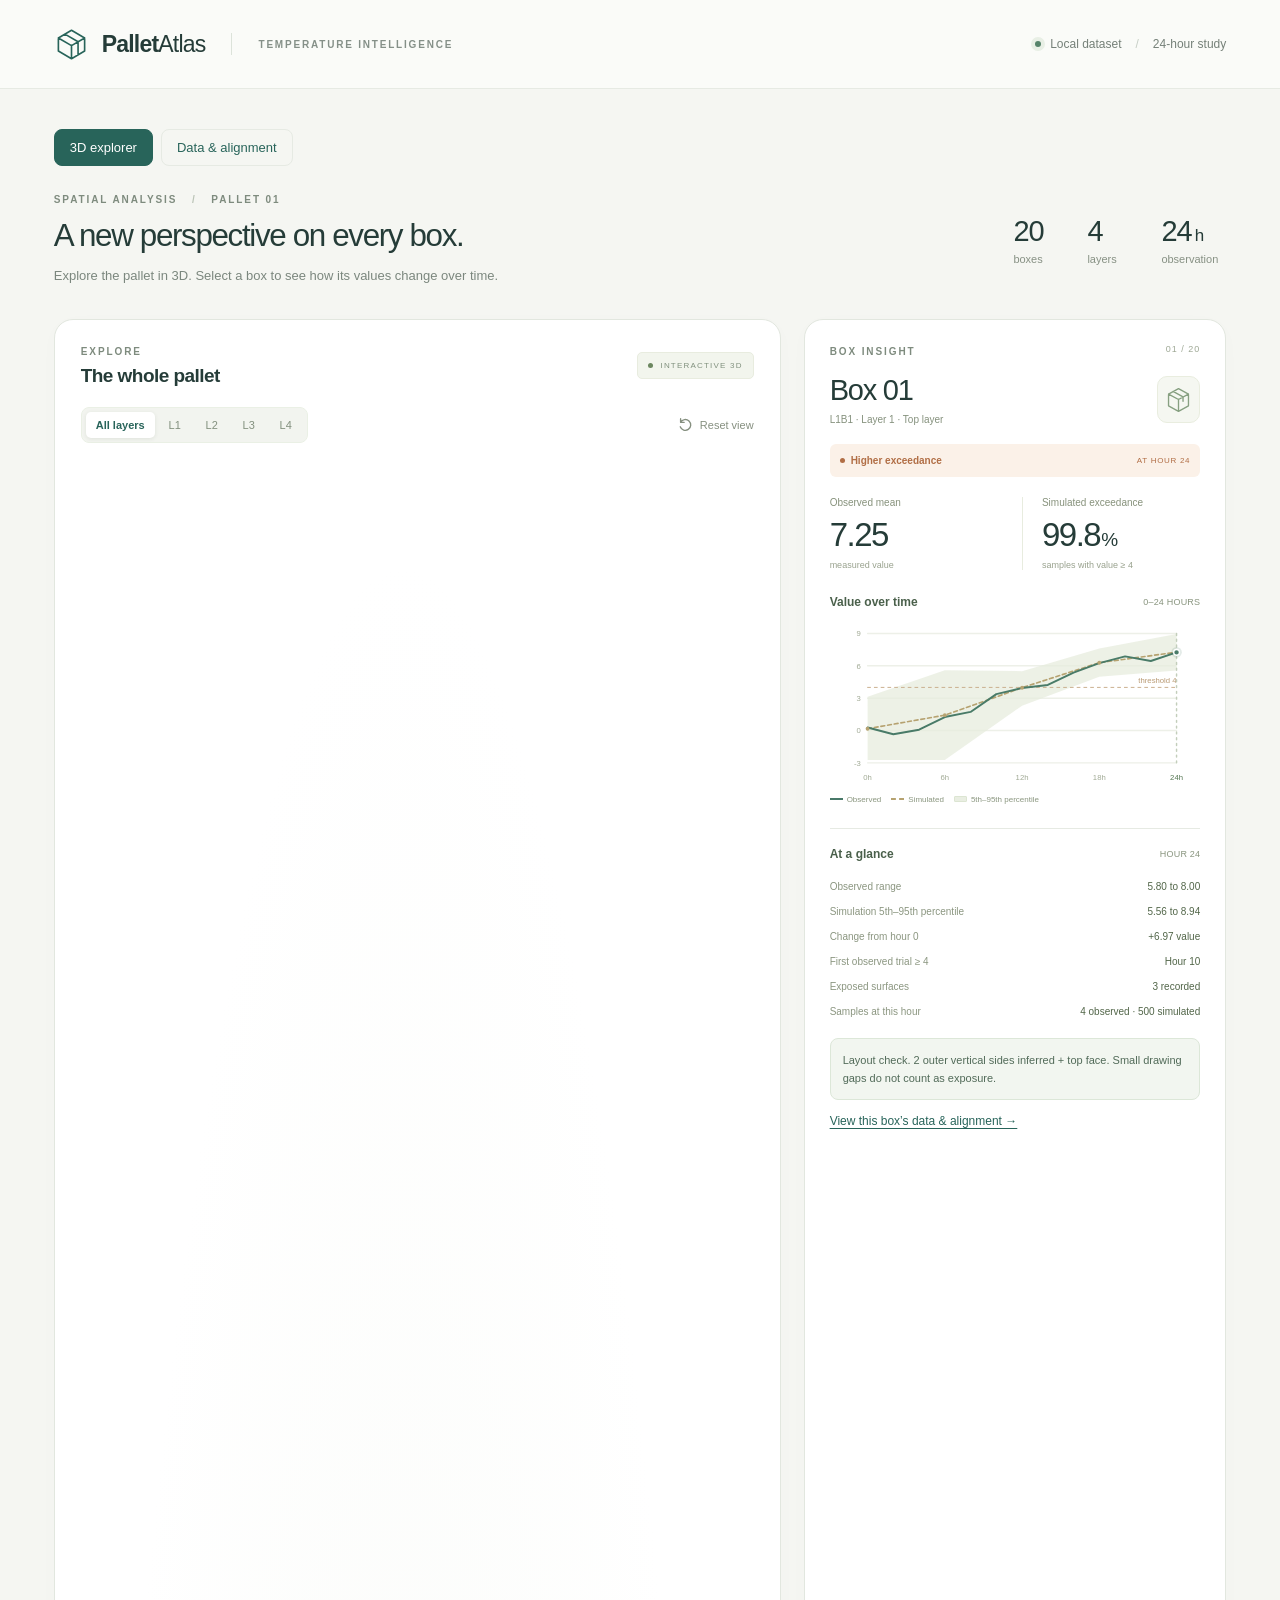
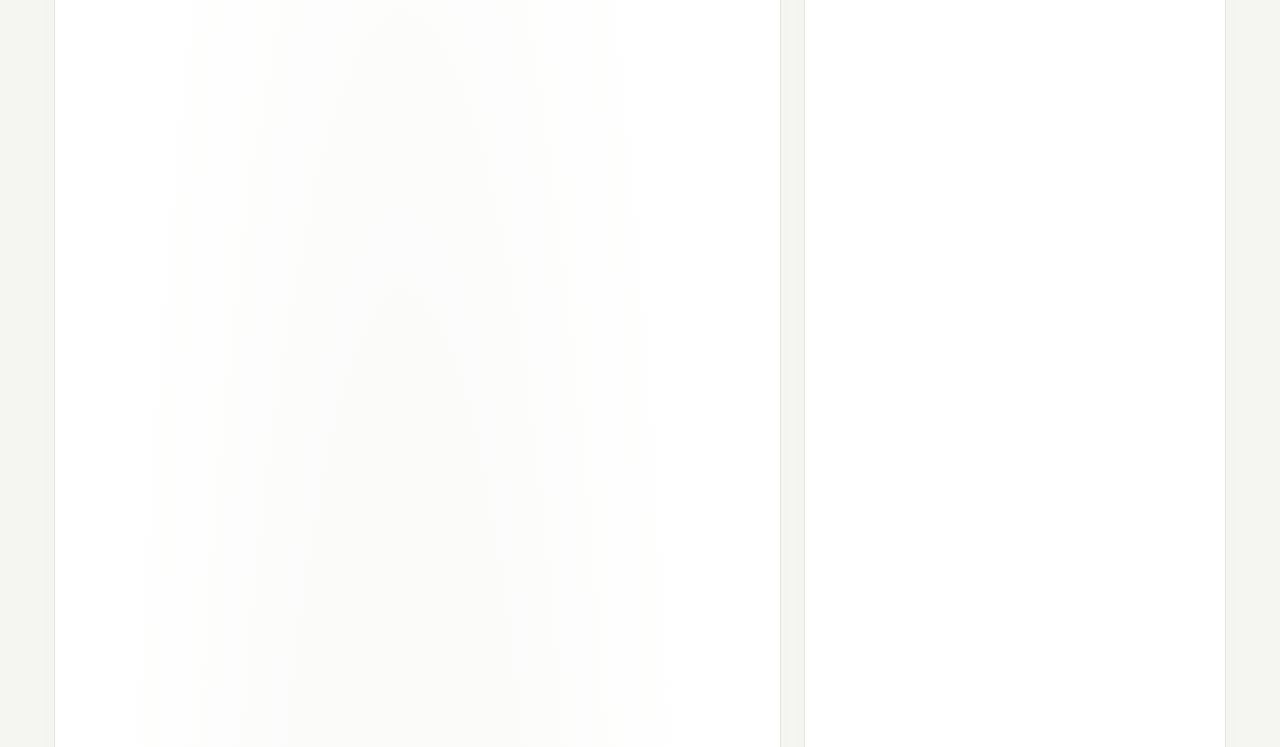
<file: pallet webpage/index.html>
<!doctype html>
<html lang="en">
<head>
  <meta charset="UTF-8">
  <meta name="viewport" content="width=device-width, initial-scale=1">
  <meta name="theme-color" content="#f5f6f2">
  <title>Pallet Atlas — Temperature exploration</title>
  <link rel="stylesheet" href="styles.css">
  <script src="data.js" defer></script>
  <script src="app.js" defer></script>
</head>
<body>
  <header class="site-header">
    <a class="brand" href="./index.html" aria-label="Pallet Atlas home"><span class="brand-mark" aria-hidden="true"><svg viewBox="0 0 32 32"><path d="m16 3 12 7v12l-12 7L4 22V10Z M4 10l12 7 12-7 M16 17v12 M10 6.5l12 7v12"/></svg></span><span>Pallet<span class="brand-light">Atlas</span></span></a>
    <span class="header-divider"></span><span class="header-subtitle">TEMPERATURE INTELLIGENCE</span>
    <div class="header-status"><span class="status-dot"></span> Local dataset <span class="status-separator">/</span> 24-hour study</div>
  </header>

  <main>
    <nav class="page-nav" aria-label="Pages"><a href="index.html" aria-current="page">3D explorer</a><a href="analysis-data.html">Data &amp; alignment</a></nav>
    <section class="page-heading">
      <div><p class="eyebrow">SPATIAL ANALYSIS <span>/</span> PALLET 01</p><h1>A new perspective on every box.</h1><p class="page-description">Explore the pallet in 3D. Select a box to see how its values change over time.</p></div>
      <div class="study-summary"><div><strong>20</strong><span>boxes</span></div><div><strong>4</strong><span>layers</span></div><div><strong>24<span>h</span></strong><span>observation</span></div></div>
    </section>

    <div class="workspace">
      <section class="visual-panel panel" aria-labelledby="pallet-heading">
        <div class="panel-heading"><div><p class="eyebrow">EXPLORE</p><h2 id="pallet-heading">The whole pallet</h2></div><span class="view-badge"><span></span> INTERACTIVE 3D</span></div>
        <div class="viewer-toolbar">
          <div class="segmented layer-tabs" role="group" aria-label="Visible layer"><button class="active" data-layer="all" aria-pressed="true">All layers</button><button data-layer="1" aria-pressed="false">L1</button><button data-layer="2" aria-pressed="false">L2</button><button data-layer="3" aria-pressed="false">L3</button><button data-layer="4" aria-pressed="false">L4</button></div>
          <button class="text-button" id="reset-view" title="Reset rotation and zoom"><svg viewBox="0 0 20 20" aria-hidden="true"><path d="M4 7a6 6 0 1 1-.4 5M4 3v4h4"/></svg>Reset view</button>
        </div>
        <div class="canvas-wrap" id="canvas-wrap">
          <canvas id="pallet-canvas" tabindex="0" aria-label="Interactive 3D pallet. Drag to rotate, scroll to zoom, and click a box to view its report. With keyboard focus, use arrow keys to rotate and plus or minus to zoom. All boxes are also available in the box selector below."></canvas>
          <div class="viewer-corner"><span class="orientation-mark" aria-hidden="true">↗</span><span>48 × 40 in<span>Approximate pallet footprint</span></span></div>
          <div class="zoom-controls" role="group" aria-label="Camera controls"><button id="zoom-in" aria-label="Zoom in" title="Zoom in">+</button><button id="zoom-out" aria-label="Zoom out" title="Zoom out">−</button></div>
          <div id="hover-tip" class="hover-tip" hidden></div>
          <div class="canvas-hint"><svg viewBox="0 0 20 20" aria-hidden="true"><path d="m5 6-3 3 3 3M15 6l3 3-3 3M2 9h16M7 15h6"/></svg>Drag to rotate 360°<span>·</span> Scroll to zoom <span>·</span> Click to inspect</div>
        </div>
        <div class="view-options"><label class="explode-control" for="explode-slider"><svg viewBox="0 0 20 20" aria-hidden="true"><path d="m2 6 8-4 8 4-8 4ZM2 10l8 4 8-4M2 14l8 4 8-4"/></svg>Separate layers<input type="range" id="explode-slider" min="0" max="12" value="0" step="0.2"><output id="explode-value" for="explode-slider">0%</output></label><span class="geometry-note" title="Box centers come from the source data. Footprints and box heights are inferred from their spacing.">Geometry inferred from box centers <span aria-hidden="true">ⓘ</span></span></div>
        <div class="timeline-section"><div class="section-label"><span>OBSERVATION TIME</span><span id="time-caption">Hour 24 of 24</span></div><div class="time-row"><button id="play-time" class="play-button" aria-label="Play time sequence" aria-pressed="false"><svg viewBox="0 0 20 20" aria-hidden="true"><path d="m7 4 9 6-9 6Z"/></svg></button><div class="time-stops" role="group" aria-label="Observation hour"><button data-hour="0" aria-pressed="false">0<span>h</span></button><button data-hour="6" aria-pressed="false">6<span>h</span></button><button data-hour="12" aria-pressed="false">12<span>h</span></button><button data-hour="18" aria-pressed="false">18<span>h</span></button><button data-hour="24" class="active" aria-pressed="true">24<span>h</span></button></div></div></div>
        <div class="playback-tools"><label for="time-slider">Timeline <input id="time-slider" type="range" min="0" max="4" step="1" value="4"></label><label for="play-speed">Speed <select id="play-speed"><option value="2800">0.5x</option><option value="1400" selected>1x</option><option value="700">2x</option></select></label><span id="play-status" role="status">Paused / 5 recorded time points</span></div><div class="legend"><span>Simulated exceedance <strong>value ≥ 4</strong></span><div class="legend-scale"><span>0%</span><i></i><span>100%</span></div></div>
      </section>

      <aside class="report-panel panel" aria-labelledby="report-heading">
        <div class="report-top"><p class="eyebrow">BOX INSIGHT</p><span class="report-index" id="report-index">01 / 20</span></div>
        <div class="box-title-row"><div><h2 id="report-heading">Box 01</h2><p id="box-location">L1B1 · Layer 1 · Top layer</p></div><span class="box-icon" aria-hidden="true"><svg viewBox="0 0 32 32"><path d="m16 4 11 6v13l-11 6-11-6V10Z M5 10l11 6 11-6M16 16v13M10 7l11 6v5"/></svg></span></div>
        <div class="risk-banner" id="risk-banner"><div><span class="risk-dot"></span><strong id="risk-label">Higher exceedance</strong></div><span id="report-time">AT HOUR 24</span></div>
        <div class="metric-grid"><div class="metric"><span>Observed mean</span><strong id="observed-mean">—</strong><small>measured value</small></div><div class="metric"><span>Simulated exceedance</span><strong id="risk-percent">—</strong><small>samples with value ≥ 4</small></div></div>
        <section class="trend-section" aria-labelledby="trend-heading"><div class="section-label"><h3 id="trend-heading">Value over time</h3><span>0–24 HOURS</span></div><div id="trend-chart" class="trend-chart"></div><div class="chart-legend"><span><i class="observed-line"></i>Observed</span><span><i class="simulated-line"></i>Simulated</span><span><i class="band-key"></i>5th–95th percentile</span></div></section>
        <section class="detail-section" aria-labelledby="snapshot-heading"><div class="section-label"><h3 id="snapshot-heading">At a glance</h3><span id="snapshot-hour">HOUR 24</span></div><dl class="detail-list"><div><dt>Observed range</dt><dd id="observed-range">—</dd></div><div><dt>Simulation 5th–95th percentile</dt><dd id="simulation-interval">—</dd></div><div><dt>Change from hour 0</dt><dd id="value-change">—</dd></div><div><dt>First observed trial ≥ 4</dt><dd id="first-crossing">—</dd></div><div><dt>Exposed surfaces</dt><dd id="exposed-surfaces">—</dd></div><div><dt>Samples at this hour</dt><dd id="sample-count">—</dd></div></dl></section>
        <div class="alignment-note" id="alignment-note"></div>
        <a class="data-link" id="box-data-link" href="analysis-data.html">View this box’s data &amp; alignment →</a>
        <div class="insight-note"><span aria-hidden="true">↗</span><p id="box-narrative"></p></div>
      </aside>
    </div>

    <section class="comparison panel" aria-labelledby="compare-heading">
      <div class="directory-heading"><div><p class="eyebrow">SIDE BY SIDE</p><h2 id="compare-heading">Compare two boxes</h2></div><span id="compare-hour">Hour 24</span></div>
      <div class="compare-controls"><label>Box A <select id="compare-a"></select></label><button id="use-selected" class="text-button">Use inspected box as A</button><label>Box B <select id="compare-b"></select></label></div>
      <div id="compare-cards" class="compare-cards"></div>
      <div class="compare-chart-heading"><h3>Observed means over time</h3><span><i class="key-a"></i> Box A <i class="key-b"></i> Box B / dashed line</span></div>
      <div id="compare-chart"></div><p id="compare-difference"></p>
      <p class="compare-footnote">Both box trends use the same value scale. The vertical marker follows the timeline above. First crossing means any observed trial &ge; 4; simulation intervals show the 5th-95th percentiles.</p>
    </section>
    <section class="box-directory panel" aria-labelledby="directory-heading"><div class="directory-heading"><div><p class="eyebrow">QUICK SELECT</p><h2 id="directory-heading">Find your box</h2></div><p>Every layer, including the boxes hidden from view.</p></div><div class="directory-layers" id="box-directory"></div></section>
    <footer><p><strong>About this view.</strong> Observed values and Monte Carlo summaries from the local pallet study. Color shows the percentage of simulated samples ≥ 4, not spoilage probability. Measurement units are unconfirmed.</p><p>Box centers follow the source coordinates; box dimensions are inferred. Simulations were centered on observed means and are not an independent prediction. <span class="footer-brand">PALLET ATLAS <span>·</span> LOCAL EXPLORER</span></p></footer>
  </main>
  <div class="sr-only" id="selection-announcement" aria-live="polite"></div>
</body>
</html>
</file>
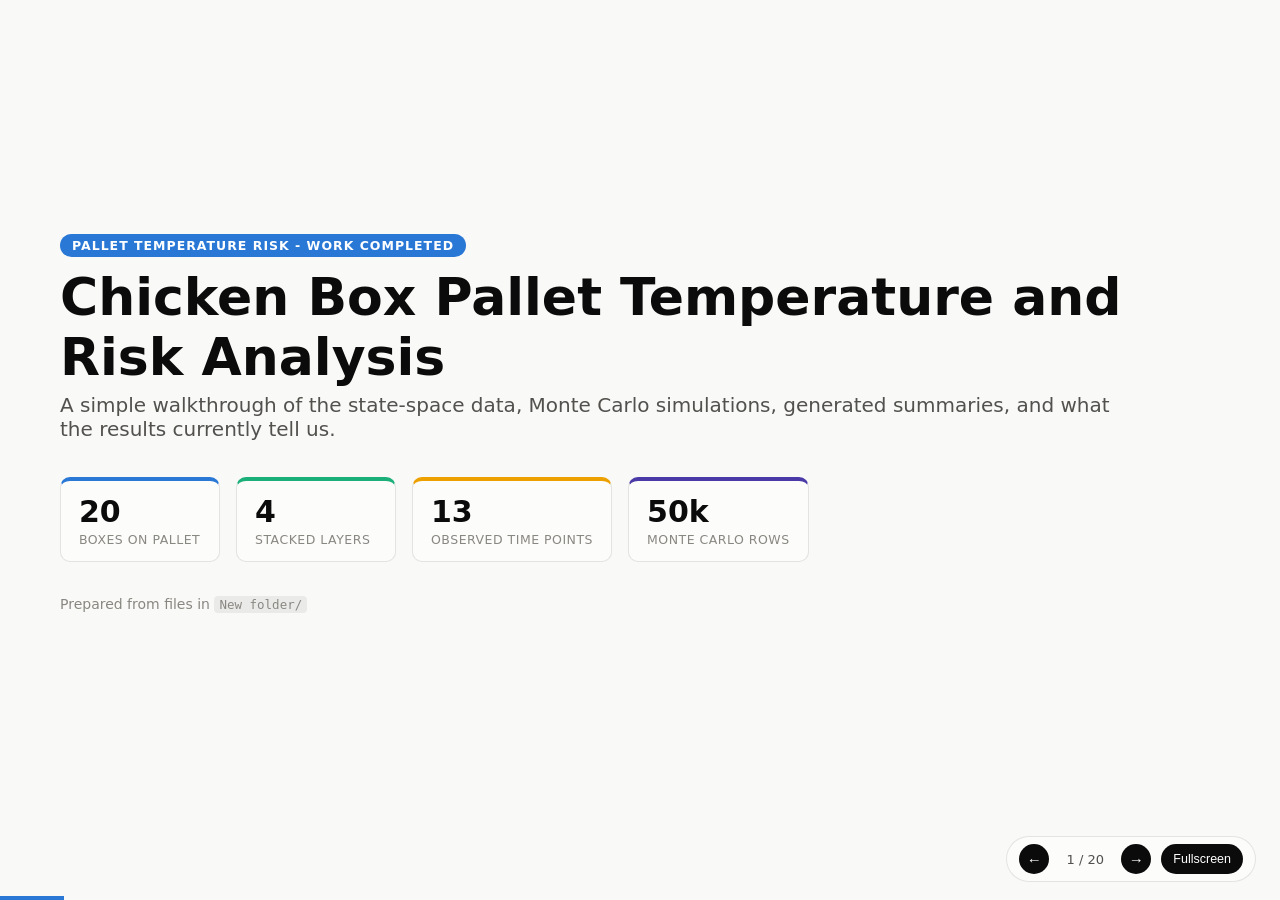
<file: Pallet_Temperature_Risk_Presentation.html>
<!DOCTYPE html>
<html lang="en">
<head>
<meta charset="UTF-8">
<meta name="viewport" content="width=device-width, initial-scale=1.0">
<title>Pallet Temperature Risk Analysis - Results</title>
<style>
  :root{
    --surface-1:#fcfcfb;
    --page:#f9f9f7;
    --text-primary:#0b0b0b;
    --text-secondary:#52514e;
    --muted:#898781;
    --gridline:#e1e0d9;
    --border:rgba(11,11,11,0.10);
    --blue:#2a78d6;
    --aqua:#1baf7a;
    --yellow:#eda100;
    --green:#008300;
    --violet:#4a3aa7;
    --red:#e34948;
    --orange:#eb6834;
    --good:#0ca30c;
    --critical:#d03b3b;
    --winbg:#eaf6ea;
  }
  *{box-sizing:border-box;}
  html,body{
    margin:0; padding:0; height:100%;
    background:var(--page);
    color:var(--text-primary);
    font-family:system-ui,-apple-system,"Segoe UI",sans-serif;
  }
  .deck{ position:relative; width:100%; height:100vh; overflow:hidden; }
  .slide{
    display:none;
    position:absolute; inset:0;
    padding:28px 60px 68px 60px;
    flex-direction:column;
    overflow:auto;
  }
  .slide.active{ display:flex; }
  .kicker{
    display:inline-block;
    font-size:12.5px; font-weight:700; letter-spacing:.08em; text-transform:uppercase;
    color:#fff; background:var(--blue);
    padding:4px 12px; border-radius:20px; margin-bottom:10px; width:fit-content;
  }
  .kicker.aqua{background:var(--aqua);}
  .kicker.yellow{background:var(--yellow);}
  .kicker.violet{background:var(--violet);}
  .kicker.good{background:var(--good);}
  .kicker.critical{background:var(--critical);}
  .kicker.orange{background:var(--orange);}
  .kicker.muted{background:var(--muted);}
  h1{ font-size:42px; margin:0 0 6px 0; }
  h2{ font-size:27px; margin:0 0 4px 0; }
  h3{ font-size:18px; margin:0 0 6px 0; }
  .subtitle{ font-size:16.5px; color:var(--text-secondary); margin:0 0 16px 0; max-width:1080px; }
  .body{ flex:1; display:flex; flex-direction:column; gap:12px; min-height:0; }
  .lead{ font-size:18px; color:var(--text-secondary); max-width:1050px; line-height:1.55; }
  .verdict{
    font-size:14.5px; font-weight:600; color:var(--text-primary);
    background:var(--surface-1); border:1px solid var(--border); border-left:6px solid var(--good);
    border-radius:10px; padding:10px 16px; max-width:1200px; flex:0 0 auto;
  }
  .verdict.warn{ border-left-color:var(--critical); }
  .verdict.info{ border-left-color:var(--blue); font-weight:500; }
  .verdict.orange{ border-left-color:var(--orange); }
  .stat-row{ display:flex; gap:16px; flex-wrap:wrap; flex:0 0 auto; }
  .stat-tile{
    background:var(--surface-1); border:1px solid var(--border); border-radius:10px;
    padding:14px 18px; min-width:160px; border-top:4px solid var(--blue);
  }
  .stat-tile.aqua{ border-top-color:var(--aqua); }
  .stat-tile.yellow{ border-top-color:var(--yellow); }
  .stat-tile.violet{ border-top-color:var(--violet); }
  .stat-tile.good{ border-top-color:var(--good); }
  .stat-tile.critical{ border-top-color:var(--critical); }
  .stat-tile.orange{ border-top-color:var(--orange); }
  .stat-value{ font-size:30px; font-weight:700; font-variant-numeric:tabular-nums; line-height:1.1; }
  .stat-label{ font-size:12.5px; color:var(--muted); margin-top:4px; text-transform:uppercase; letter-spacing:.04em; }
  .img-row{ display:flex; gap:18px; align-items:stretch; flex:1; min-height:0; }
  .img-col{ flex:1; display:flex; flex-direction:column; gap:8px; min-width:0; min-height:0; }
  .img-col img{
    flex:1 1 auto; min-height:0; width:100%; object-fit:contain; background:var(--surface-1);
    border:1px solid var(--border); border-radius:8px;
  }
  .caption{ font-size:12.5px; color:var(--muted); flex:0 0 auto; }
  .desc{
    background:var(--surface-1); border:1px solid var(--border); border-radius:10px;
    padding:12px 14px; font-size:13.5px; color:var(--text-secondary); line-height:1.45;
  }
  .desc strong{ color:var(--text-primary); }
  table{ border-collapse:collapse; width:100%; font-size:14px; flex:0 0 auto; background:var(--surface-1); }
  th,td{ text-align:left; padding:7px 11px; border-bottom:1px solid var(--gridline); font-variant-numeric:tabular-nums; }
  th{ color:var(--muted); text-transform:uppercase; font-size:11px; letter-spacing:.04em; font-weight:700; }
  td.best{ color:var(--good); font-weight:700; }
  td.weak{ color:var(--critical); font-weight:700; }
  ul.clean, ol.clean{ margin:0; padding-left:22px; font-size:16.5px; color:var(--text-secondary); line-height:1.65; }
  ul.clean li, ol.clean li{ margin-bottom:5px; }
  ul.clean li strong, ol.clean li strong{ color:var(--text-primary); }
  .cols2{ display:flex; gap:24px; flex:1; min-height:0; }
  .cols2 > div{ flex:1; min-width:0; }
  .appendix-grid{ display:grid; grid-template-columns:1fr 1fr; gap:10px 40px; }
  .appendix-grid h3{ font-size:15px; margin:0 0 4px 0; color:var(--blue); }
  .appendix-grid p{ font-size:13.5px; color:var(--text-secondary); margin:0 0 10px 0; }
  code{ background:rgba(11,11,11,0.06); padding:1px 5px; border-radius:4px; font-size:12.5px; }
  .progress{ position:fixed; left:0; bottom:0; height:4px; background:var(--blue); width:0%; transition:width .2s; z-index:20; }
  .navbar{
    position:fixed; right:24px; bottom:18px; display:flex; align-items:center; gap:10px;
    background:rgba(252,252,251,0.94); border:1px solid var(--border); border-radius:30px; padding:7px 12px;
    font-size:13px; color:var(--text-secondary); z-index:20; backdrop-filter:blur(4px);
  }
  .navbar button{
    border:none; background:var(--text-primary); color:#fff; width:30px; height:30px; border-radius:50%;
    cursor:pointer; font-size:15px; line-height:1;
  }
  .navbar button:hover{ background:var(--blue); }
  .navbar .count{ min-width:52px; text-align:center; font-variant-numeric:tabular-nums; }
  .navbar .fs{ border-radius:16px; width:auto; padding:0 12px; height:30px; font-size:12.5px; }
  @media print{
    .slide{ display:flex !important; position:relative; height:100vh; page-break-after:always; }
    .navbar, .progress{ display:none; }
  }
</style>
</head>
<body>

<div class="deck" id="deck">

  <section class="slide active">
    <div style="flex:1; display:flex; flex-direction:column; justify-content:center; max-width:1120px;">
      <div class="kicker">Pallet temperature risk - work completed</div>
      <h1 style="font-size:52px;">Chicken Box Pallet Temperature and Risk Analysis</h1>
      <p class="subtitle" style="font-size:20px;">A simple walkthrough of the state-space data, Monte Carlo simulations, generated summaries, and what the results currently tell us.</p>
      <div class="stat-row" style="margin-top:20px;">
        <div class="stat-tile"><div class="stat-value">20</div><div class="stat-label">Boxes on pallet</div></div>
        <div class="stat-tile aqua"><div class="stat-value">4</div><div class="stat-label">Stacked layers</div></div>
        <div class="stat-tile yellow"><div class="stat-value">13</div><div class="stat-label">Observed time points</div></div>
        <div class="stat-tile violet"><div class="stat-value">50k</div><div class="stat-label">Monte Carlo rows</div></div>
      </div>
      <p style="margin-top:34px; color:var(--muted); font-size:14px;">Prepared from files in <code>New folder/</code></p>
    </div>
  </section>

  <section class="slide">
    <div class="kicker muted">Goal</div>
    <h2>What question are we answering?</h2>
    <div class="body" style="justify-content:center;">
      <p class="lead" style="font-size:24px; color:var(--text-primary); font-weight:600;">If a pallet of chicken boxes is stacked in layers, which positions become risky first, which layers are most vulnerable, and how much uncertainty is there around that risk?</p>
      <ul class="clean">
        <li><strong>Observed state-space data</strong> tells what happened in the measured trials.</li>
        <li><strong>Monte Carlo simulation data</strong> tells how much the result can vary under uncertainty.</li>
        <li><strong>Risk threshold</strong> used so far is <code>value >= 4</code>.</li>
        <li><strong>Practical output</strong> is a ranked list of risky layers, risky boxes, and when risk begins.</li>
      </ul>
    </div>
  </section>

  <section class="slide">
    <div class="kicker">Data structure</div>
    <h2>How the pallet data is organized</h2>
    <div class="body">
      <table>
        <tr><th>Data source</th><th>What it contains</th><th>Cleaned output</th></tr>
        <tr><td>State-space Model Data.xlsx</td><td>Observed values for 20 boxes every 2 hours from hour 0 to hour 24, with coordinates and exposed-surface count.</td><td><code>state_space_combined_clean.csv</code></td></tr>
        <tr><td>Monte Carlo Method Layer 1-4.xlsx</td><td>500 simulated values per box-hour at hours 0, 6, 12, 18, and 24.</td><td><code>monte_carlo_combined_clean.csv</code></td></tr>
        <tr><td>Risk Loss Tables All 6 Trials.docx</td><td>Risk/loss percentages by box and hour, useful as a reporting reference.</td><td>Read and compared manually during inspection.</td></tr>
      </table>
      <div class="verdict info">The raw files were transformed into clean, row-based CSV files so every downstream chart and summary can be regenerated consistently.</div>
    </div>
  </section>

  <section class="slide">
    <div class="kicker aqua">Cleaning step 1</div>
    <h2>Clean observed state-space dataset</h2>
    <div class="body">
      <div class="stat-row">
        <div class="stat-tile"><div class="stat-value">1,170</div><div class="stat-label">Clean observations</div></div>
        <div class="stat-tile aqua"><div class="stat-value">20</div><div class="stat-label">Boxes</div></div>
        <div class="stat-tile yellow"><div class="stat-value">0-24</div><div class="stat-label">Hours covered</div></div>
        <div class="stat-tile violet"><div class="stat-value">130</div><div class="stat-label">Missing cells skipped</div></div>
      </div>
      <table>
        <tr><th>Column</th><th>Meaning</th></tr>
        <tr><td><code>hour</code></td><td>Time since start of the pallet trial.</td></tr>
        <tr><td><code>box_id</code>, <code>layer</code>, <code>box_number</code></td><td>Box identity and layer position in the pallet.</td></tr>
        <tr><td><code>trial</code>, <code>value</code></td><td>Measured trial name and observed temperature/loss value.</td></tr>
        <tr><td><code>x_inches</code>, <code>y_inches</code>, <code>z_inches</code></td><td>Physical box coordinates in the pallet.</td></tr>
        <tr><td><code>exposed_surfaces</code></td><td>Number of box surfaces exposed to outside conditions.</td></tr>
      </table>
      <div class="verdict">This created the foundation for all observed-data summaries and state-space plots.</div>
    </div>
  </section>

  <section class="slide">
    <div class="kicker aqua">Observed result</div>
    <h2>Layer mean trend from observed state-space data</h2>
    <div class="body">
      <div class="img-row">
        <div class="img-col">
          <img src="New folder/state_space_summary_results/layer_mean_trends.png" alt="State-space layer mean trends">
        </div>
        <div class="img-col" style="flex:.82;">
          <div class="desc"><strong>Data used:</strong> <code>layer_hour_summary.csv</code>, generated by averaging all observed trial values for each layer at each hour.</div>
          <div class="desc"><strong>What it shows:</strong> mean observed value over time for Layers 1-4. The dashed line marks the risk threshold of 4.</div>
          <div class="desc"><strong>How to read it:</strong> the higher the line, the greater the measured temperature/loss value. A layer crossing the dashed line has entered the risk zone on average.</div>
          <div class="verdict"><strong>Main result:</strong> Layer 1 rises fastest and is highest by hour 24. Layer 4 becomes the second-highest layer. Layer 3 remains safest overall.</div>
        </div>
      </div>
    </div>
  </section>

  <section class="slide">
    <div class="kicker aqua">Observed result</div>
    <h2>Observed box ranking at hour 24</h2>
    <div class="body">
      <div class="img-row">
        <div class="img-col">
          <img src="New folder/state_space_summary_results/hour24_box_ranking.png" alt="Observed hour 24 box ranking">
        </div>
        <div class="img-col" style="flex:.82;">
          <div class="desc"><strong>Data used:</strong> <code>box_summary_ranked.csv</code>, specifically each box's mean value at hour 24 across available trials.</div>
          <div class="desc"><strong>What it shows:</strong> a horizontal ranking of all boxes by final mean value. Bar color identifies layer. The dashed line is the threshold of 4.</div>
          <div class="desc"><strong>How to read it:</strong> boxes farther to the right are more concerning. Bars crossing the dashed line are above the selected risk threshold.</div>
          <div class="verdict"><strong>Main result:</strong> Layer 1 boxes dominate the top of the ranking: L1B3, L1B5, L1B4, L1B2, and L1B1. L4B18, L4B20, and L2B6 are also important hotspots.</div>
        </div>
      </div>
    </div>
  </section>

  <section class="slide">
    <div class="kicker aqua">Observed result</div>
    <h2>Observed risk over time by layer</h2>
    <div class="body">
      <div class="img-row">
        <div class="img-col">
          <img src="New folder/state_space_summary_results/layer_risk_trends.png" alt="Observed layer risk trends">
        </div>
        <div class="img-col" style="flex:.82;">
          <div class="desc"><strong>Data used:</strong> <code>layer_hour_risk_summary.csv</code>, where every observation is marked risky if <code>value >= 4</code>.</div>
          <div class="desc"><strong>What it shows:</strong> the percentage of risky observations in each layer at every observed hour.</div>
          <div class="desc"><strong>How to read it:</strong> 100% means every available observation in that layer and hour is above threshold. 0% means no observations crossed it.</div>
          <div class="verdict"><strong>Main result:</strong> Layer 1 enters risk earliest. Layer 4 starts lower but becomes strongly risky by the end. Layers 2 and 3 remain lower, with Layer 3 lowest.</div>
        </div>
      </div>
    </div>
  </section>

  <section class="slide">
    <div class="kicker aqua">Observed spatial maps</div>
    <h2>Observed hour-24 heat maps by layer</h2>
    <div class="body">
      <div class="img-row">
        <div class="img-col"><img src="New folder/state_space_summary_results/layer_1_hour24_heatmap.png" alt="Layer 1 observed heat map"><div class="caption">Layer 1: all boxes elevated; L1B3 and L1B5 slightly highest.</div></div>
        <div class="img-col"><img src="New folder/state_space_summary_results/layer_2_hour24_heatmap.png" alt="Layer 2 observed heat map"><div class="caption">Layer 2: L2B6 is the main hotspot.</div></div>
      </div>
      <div class="img-row">
        <div class="img-col"><img src="New folder/state_space_summary_results/layer_3_hour24_heatmap.png" alt="Layer 3 observed heat map"><div class="caption">Layer 3: lowest-risk layer overall; L3B13 is the main hotspot.</div></div>
        <div class="img-col"><img src="New folder/state_space_summary_results/layer_4_hour24_heatmap.png" alt="Layer 4 observed heat map"><div class="caption">Layer 4: L4B18 is highest, followed by L4B20 and L4B17.</div></div>
      </div>
      <div class="verdict info">Each map uses the box X/Y coordinates and colors each position by its hour-24 observed mean value.</div>
    </div>
  </section>

  <section class="slide">
    <div class="kicker yellow">Observed summary</div>
    <h2>What the state-space data says so far</h2>
    <div class="body">
      <table>
        <tr><th>Rank</th><th>Layer</th><th>Hour-24 mean</th><th>Change from hour 0 to 24</th><th>Interpretation</th></tr>
        <tr><td>1</td><td class="best">Layer 1</td><td class="best">7.42</td><td>7.58</td><td>Highest and fastest-rising layer.</td></tr>
        <tr><td>2</td><td>Layer 4</td><td>5.33</td><td>5.73</td><td>Second-highest by the end.</td></tr>
        <tr><td>3</td><td>Layer 2</td><td>3.76</td><td>4.63</td><td>Mixed layer; L2B6 is a clear hotspot.</td></tr>
        <tr><td>4</td><td>Layer 3</td><td class="weak">2.62</td><td>3.28</td><td>Lowest overall risk.</td></tr>
      </table>
      <div class="verdict">The observed data points to a strong layer effect: Layer 1 is the main risk area, Layer 4 is the next concern, and Layer 3 is the safest region of the pallet.</div>
    </div>
  </section>

  <section class="slide">
    <div class="kicker violet">Cleaning step 2</div>
    <h2>Clean combined Monte Carlo dataset</h2>
    <div class="body">
      <div class="stat-row">
        <div class="stat-tile"><div class="stat-value">50,000</div><div class="stat-label">Simulation rows</div></div>
        <div class="stat-tile aqua"><div class="stat-value">500</div><div class="stat-label">Simulations per box-hour</div></div>
        <div class="stat-tile yellow"><div class="stat-value">5</div><div class="stat-label">Simulation hours</div></div>
        <div class="stat-tile violet"><div class="stat-value">20</div><div class="stat-label">Boxes represented</div></div>
      </div>
      <table>
        <tr><th>Column</th><th>Meaning</th></tr>
        <tr><td><code>simulated_value</code></td><td>One Monte Carlo sampled value for a box at a specific hour.</td></tr>
        <tr><td><code>is_risky</code></td><td>True when simulated value is greater than or equal to 4.</td></tr>
        <tr><td><code>risk_of_loss_percent</code></td><td>The workbook's risk percentage for that box-hour.</td></tr>
        <tr><td><code>monte_carlo_mean</code>, <code>p95</code> summaries</td><td>Used to understand uncertainty, not only average behavior.</td></tr>
      </table>
      <div class="verdict info">The calculated risk percentage from the 500 rows matched the workbook risk row exactly, aside from tiny floating-point noise.</div>
    </div>
  </section>

  <section class="slide">
    <div class="kicker violet">Monte Carlo result</div>
    <h2>Monte Carlo layer mean trend</h2>
    <div class="body">
      <div class="img-row">
        <div class="img-col">
          <img src="New folder/monte_carlo_summary_results/monte_carlo_layer_mean_trends.png" alt="Monte Carlo layer mean trends">
        </div>
        <div class="img-col" style="flex:.82;">
          <div class="desc"><strong>Data used:</strong> <code>monte_carlo_layer_hour_summary.csv</code>, averaging all 500 simulations per box-hour and aggregating by layer and hour.</div>
          <div class="desc"><strong>What it shows:</strong> mean simulated value over time for Layers 1-4. The dashed line marks the threshold of 4.</div>
          <div class="desc"><strong>How to read it:</strong> higher lines mean higher simulated temperature/loss values. Crossing the dashed line means the simulated layer average is risky.</div>
          <div class="verdict"><strong>Main result:</strong> Monte Carlo confirms the observed pattern: Layer 1 is highest, Layer 4 is second by hour 24, and Layers 2 and 3 remain lower.</div>
        </div>
      </div>
    </div>
  </section>

  <section class="slide">
    <div class="kicker violet">Monte Carlo result</div>
    <h2>Monte Carlo risk trend by layer</h2>
    <div class="body">
      <div class="img-row">
        <div class="img-col">
          <img src="New folder/monte_carlo_summary_results/monte_carlo_layer_risk_trends.png" alt="Monte Carlo layer risk trends">
        </div>
        <div class="img-col" style="flex:.82;">
          <div class="desc"><strong>Data used:</strong> <code>monte_carlo_layer_hour_summary.csv</code>, specifically the percentage of simulations where <code>simulated_value >= 4</code>.</div>
          <div class="desc"><strong>What it shows:</strong> risk of loss percentage over time for each layer.</div>
          <div class="desc"><strong>How to read it:</strong> 0% means no simulations crossed the threshold. 100% means every simulation crossed it.</div>
          <div class="verdict"><strong>Main result:</strong> Layer 1 becomes risky earliest and reaches very high risk by hours 18-24. Layer 4 rises later but reaches high risk by hour 24.</div>
        </div>
      </div>
    </div>
  </section>

  <section class="slide">
    <div class="kicker violet">Monte Carlo result</div>
    <h2>Monte Carlo hour-24 box risk ranking</h2>
    <div class="body">
      <div class="img-row">
        <div class="img-col">
          <img src="New folder/monte_carlo_summary_results/monte_carlo_hour24_box_risk_ranking.png" alt="Monte Carlo hour 24 box risk ranking">
        </div>
        <div class="img-col" style="flex:.82;">
          <div class="desc"><strong>Data used:</strong> <code>monte_carlo_hour24_box_risk_ranking.csv</code>, using each box's Monte Carlo risk percentage at hour 24.</div>
          <div class="desc"><strong>What it shows:</strong> a ranked probability-of-loss chart for every box at hour 24. Bar colors identify layers.</div>
          <div class="desc"><strong>How to read it:</strong> bars near 100% are almost always above threshold in simulation and should be treated as high-risk positions.</div>
          <div class="verdict"><strong>Main result:</strong> L1B2 and L1B5 reach 100% simulated risk. L1B1 is 99.8%. Important non-Layer-1 hotspots include L4B18, L4B20, and L2B6.</div>
        </div>
      </div>
    </div>
  </section>

  <section class="slide">
    <div class="kicker violet">Monte Carlo result</div>
    <h2>Hour-24 uncertainty by box</h2>
    <div class="body">
      <div class="img-row">
        <div class="img-col">
          <img src="New folder/monte_carlo_summary_results/monte_carlo_hour24_box_uncertainty.png" alt="Monte Carlo hour 24 box uncertainty">
        </div>
        <div class="img-col" style="flex:.82;">
          <div class="desc"><strong>Data used:</strong> <code>monte_carlo_hour24_box_risk_ranking.csv</code>, using each box's mean simulated value plus the 5th and 95th percentiles.</div>
          <div class="desc"><strong>What it shows:</strong> each dot is the hour-24 simulated mean. The horizontal interval shows likely uncertainty from the 5th to 95th percentile. The dashed line is threshold 4.</div>
          <div class="desc"><strong>How to read it:</strong> if the dot is right of the threshold, the average case is risky. If most of the interval is right of the threshold, the risk is robust.</div>
          <div class="verdict"><strong>Main result:</strong> Layer 1 boxes sit clearly beyond the threshold. Several Layer 4 boxes also extend far into risky values, showing strong uncertainty but real concern.</div>
        </div>
      </div>
    </div>
  </section>

  <section class="slide">
    <div class="kicker violet">Monte Carlo spatial maps</div>
    <h2>Monte Carlo hour-24 risk heat maps by layer</h2>
    <div class="body">
      <div class="img-row">
        <div class="img-col"><img src="New folder/monte_carlo_summary_results/monte_carlo_layer_1_hour24_risk_heatmap.png" alt="Layer 1 Monte Carlo risk heat map"><div class="caption">Layer 1: broadly high-risk at hour 24, with most positions near complete risk.</div></div>
        <div class="img-col"><img src="New folder/monte_carlo_summary_results/monte_carlo_layer_2_hour24_risk_heatmap.png" alt="Layer 2 Monte Carlo risk heat map"><div class="caption">Layer 2: L2B6 is the main risk hotspot.</div></div>
      </div>
      <div class="img-row">
        <div class="img-col"><img src="New folder/monte_carlo_summary_results/monte_carlo_layer_3_hour24_risk_heatmap.png" alt="Layer 3 Monte Carlo risk heat map"><div class="caption">Layer 3: safest overall; L3B13 is the main hotspot.</div></div>
        <div class="img-col"><img src="New folder/monte_carlo_summary_results/monte_carlo_layer_4_hour24_risk_heatmap.png" alt="Layer 4 Monte Carlo risk heat map"><div class="caption">Layer 4: L4B18 and L4B20 lead risk, while L4B19 is lower.</div></div>
      </div>
      <div class="verdict info">Each map uses the same X/Y coordinates as the observed heat maps, but marker color now means simulated probability of loss at hour 24.</div>
    </div>
  </section>

  <section class="slide">
    <div class="kicker yellow">Monte Carlo summary</div>
    <h2>Layer and box risk rankings</h2>
    <div class="body">
      <div class="cols2">
        <div>
          <h3>Layer ranking by hour-24 risk</h3>
          <table>
            <tr><th>Rank</th><th>Layer</th><th>Risk</th><th>Mean</th><th>95th percentile</th></tr>
            <tr><td>1</td><td class="best">Layer 1</td><td class="best">94.4%</td><td>7.41</td><td>11.10</td></tr>
            <tr><td>2</td><td>Layer 4</td><td>74.8%</td><td>5.33</td><td>8.79</td></tr>
            <tr><td>3</td><td>Layer 2</td><td>42.7%</td><td>3.77</td><td>7.03</td></tr>
            <tr><td>4</td><td>Layer 3</td><td class="weak">27.4%</td><td>2.63</td><td>7.18</td></tr>
          </table>
        </div>
        <div>
          <h3>Highest-risk boxes at hour 24</h3>
          <table>
            <tr><th>Box</th><th>Risk</th><th>Mean</th><th>95th percentile</th></tr>
            <tr><td>L1B2</td><td class="best">100.0%</td><td>7.31</td><td>8.75</td></tr>
            <tr><td>L1B5</td><td class="best">100.0%</td><td>7.57</td><td>8.41</td></tr>
            <tr><td>L1B1</td><td>99.8%</td><td>7.26</td><td>8.94</td></tr>
            <tr><td>L4B18</td><td>91.6%</td><td>6.81</td><td>9.94</td></tr>
            <tr><td>L4B20</td><td>90.4%</td><td>5.77</td><td>7.96</td></tr>
            <tr><td>L2B6</td><td>89.0%</td><td>5.76</td><td>8.08</td></tr>
          </table>
        </div>
      </div>
      <div class="verdict">Monte Carlo does not just repeat the average result. It confirms which positions are risky even after accounting for uncertainty.</div>
    </div>
  </section>

  <section class="slide">
    <div class="kicker good">Combined interpretation</div>
    <h2>What we can confidently say right now</h2>
    <div class="body">
      <ol class="clean">
        <li><strong>Layer 1 is the primary risk layer.</strong> It has the highest observed hour-24 mean and the highest Monte Carlo hour-24 risk.</li>
        <li><strong>Layer 4 is the second major concern.</strong> It starts lower but becomes high-risk by hour 24, especially at boxes L4B18 and L4B20.</li>
        <li><strong>Layer 3 is the safest layer overall.</strong> It has the lowest observed final mean and lowest Monte Carlo risk percentage.</li>
        <li><strong>There are individual box hotspots outside Layer 1.</strong> L2B6 and L4B18 deserve attention even though their layers are not always highest overall.</li>
        <li><strong>Risk is spatial, not only time-based.</strong> Coordinates, layer, and exposed surfaces all appear relevant to where heat/loss accumulates.</li>
      </ol>
      <div class="verdict">Operationally, the pallet should not be treated as one uniform block. Layer and box position matter.</div>
    </div>
  </section>

  <section class="slide">
    <div class="kicker orange">Open item</div>
    <h2>What is not completed yet</h2>
    <div class="body" style="justify-content:center;">
      <p class="lead">The next planned analysis is a direct comparison between the observed state-space results and the Monte Carlo simulation results.</p>
      <ul class="clean">
        <li>Compare observed mean vs Monte Carlo mean for every box-hour.</li>
        <li>Compare observed hour-24 ranking vs simulated risk ranking.</li>
        <li>Identify where Monte Carlo overestimates or underestimates observed values.</li>
        <li>Flag boxes that are consistently risky in both observed and simulated views.</li>
      </ul>
      <div class="verdict info">The needed files already exist: <code>state_space_combined_clean.csv</code> and <code>monte_carlo_combined_clean.csv</code>. This deck covers work completed up to, but not including, that comparison step.</div>
    </div>
  </section>

  <section class="slide">
    <div class="kicker good">Recommendation</div>
    <h2>Recommended next work</h2>
    <div class="body">
      <ol class="clean">
        <li><strong>Run state-space vs Monte Carlo comparison.</strong> This will show whether simulations are aligned with actual observed trial behavior.</li>
        <li><strong>Build a combined pallet risk dashboard.</strong> Add observed trends, Monte Carlo risk, heat maps, and box rankings into one interactive view.</li>
        <li><strong>Test multiple risk thresholds.</strong> The current threshold is 4; testing 3, 5, and 6 will show whether conclusions are stable.</li>
        <li><strong>Model position effects.</strong> Use layer, X/Y/Z coordinates, hour, exposed surfaces, and trial to predict risk.</li>
        <li><strong>Translate results into holding-time guidance.</strong> For example: which boxes/layers become risky by hour 12, 18, and 24.</li>
      </ol>
      <div class="verdict">The most valuable next deliverable is the observed-vs-simulated comparison, because it tells us how much trust to place in the Monte Carlo risk estimates.</div>
    </div>
  </section>

  <section class="slide">
    <div class="kicker muted">Appendix</div>
    <h2>Generated files index</h2>
    <div class="body">
      <div class="appendix-grid">
        <div>
          <h3>New folder/clean_state_space_data.py</h3>
          <p>Script that converts the state-space workbook into a normalized observed-data CSV.</p>
        </div>
        <div>
          <h3>New folder/state_space_combined_clean.csv</h3>
          <p>Clean observed dataset with one row per hour, box, and trial.</p>
        </div>
        <div>
          <h3>New folder/analyze_state_space_summaries.py</h3>
          <p>Script that creates observed-data summaries, plots, and image descriptions.</p>
        </div>
        <div>
          <h3>New folder/state_space_summary_results/</h3>
          <p>Observed layer summaries, box rankings, risk summaries, heat maps, plot descriptions, and summary text.</p>
        </div>
        <div>
          <h3>New folder/clean_monte_carlo_data.py</h3>
          <p>Script that combines all Monte Carlo layer workbooks into one clean simulation dataset.</p>
        </div>
        <div>
          <h3>New folder/monte_carlo_combined_clean.csv</h3>
          <p>Clean Monte Carlo dataset with 50,000 simulation rows.</p>
        </div>
        <div>
          <h3>New folder/analyze_monte_carlo_summaries.py</h3>
          <p>Script that creates Monte Carlo summaries, risk rankings, uncertainty plots, heat maps, and image descriptions.</p>
        </div>
        <div>
          <h3>New folder/monte_carlo_summary_results/</h3>
          <p>Monte Carlo summary CSVs, risk plots, heat maps, image descriptions, and summary text.</p>
        </div>
      </div>
    </div>
  </section>

</div>

<div class="progress" id="progress"></div>
<div class="navbar">
  <button id="prevBtn" title="Previous">&larr;</button>
  <span class="count" id="count">1 / 20</span>
  <button id="nextBtn" title="Next">&rarr;</button>
  <button class="fs" id="fsBtn" title="Fullscreen">Fullscreen</button>
</div>

<script>
  const slides = document.querySelectorAll('.slide');
  const total = slides.length;
  let idx = 0;
  const countEl = document.getElementById('count');
  const progressEl = document.getElementById('progress');

  function show(i){
    idx = Math.max(0, Math.min(total - 1, i));
    slides.forEach((s, n) => s.classList.toggle('active', n === idx));
    countEl.textContent = (idx + 1) + ' / ' + total;
    progressEl.style.width = (((idx + 1) / total) * 100) + '%';
  }

  document.getElementById('prevBtn').addEventListener('click', () => show(idx - 1));
  document.getElementById('nextBtn').addEventListener('click', () => show(idx + 1));
  document.getElementById('fsBtn').addEventListener('click', () => {
    if (!document.fullscreenElement) document.documentElement.requestFullscreen();
    else document.exitFullscreen();
  });

  window.addEventListener('keydown', (e) => {
    if (['ArrowRight','ArrowDown','PageDown',' '].includes(e.key)){ e.preventDefault(); show(idx + 1); }
    if (['ArrowLeft','ArrowUp','PageUp'].includes(e.key)){ e.preventDefault(); show(idx - 1); }
    if (e.key === 'Home') show(0);
    if (e.key === 'End') show(total - 1);
  });

  show(0);
</script>

</body>
</html>
</file>
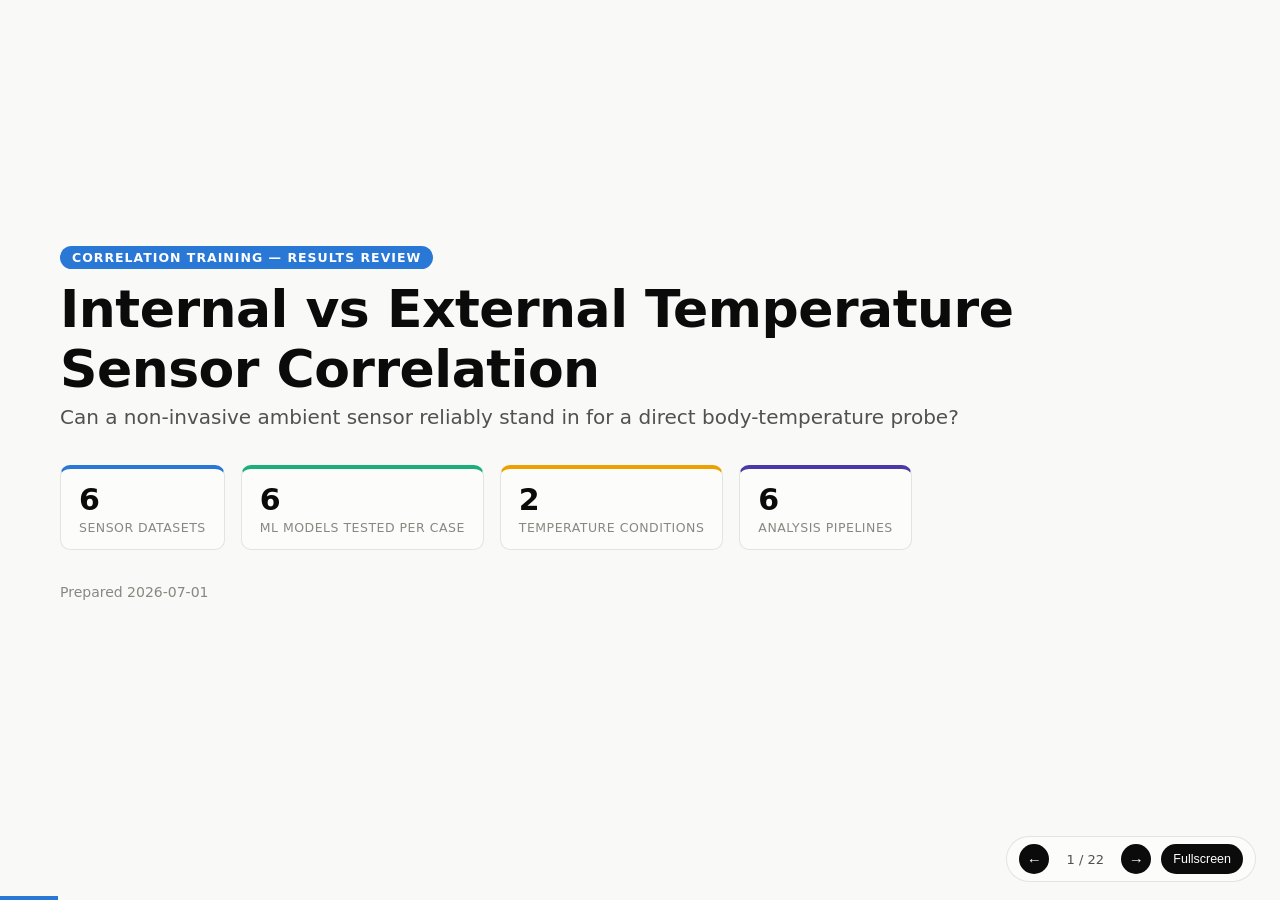
<file: Temperature_Correlation_Presentation.html>
<!DOCTYPE html>
<html lang="en">
<head>
<meta charset="UTF-8">
<meta name="viewport" content="width=device-width, initial-scale=1.0">
<title>Internal vs External Temperature Correlation — Results</title>
<style>
  :root{
    --surface-1:#fcfcfb;
    --page:#f9f9f7;
    --text-primary:#0b0b0b;
    --text-secondary:#52514e;
    --muted:#898781;
    --gridline:#e1e0d9;
    --border:rgba(11,11,11,0.10);
    --blue:#2a78d6;
    --aqua:#1baf7a;
    --yellow:#eda100;
    --green:#008300;
    --violet:#4a3aa7;
    --red:#e34948;
    --orange:#eb6834;
    --good:#0ca30c;
    --critical:#d03b3b;
    --winbg:#eaf6ea;
  }
  *{box-sizing:border-box;}
  html,body{
    margin:0; padding:0; height:100%;
    background:var(--page);
    color:var(--text-primary);
    font-family:system-ui,-apple-system,"Segoe UI",sans-serif;
  }
  .deck{ position:relative; width:100%; height:100vh; overflow:hidden; }
  .slide{
    display:none;
    position:absolute; inset:0;
    padding:28px 60px 68px 60px;
    flex-direction:column;
    overflow:auto;
  }
  .slide.active{ display:flex; }
  .kicker{
    display:inline-block;
    font-size:12.5px; font-weight:700; letter-spacing:.08em; text-transform:uppercase;
    color:#fff; background:var(--blue);
    padding:4px 12px; border-radius:20px; margin-bottom:10px; width:fit-content;
  }
  .kicker.aqua{background:var(--aqua);}
  .kicker.yellow{background:var(--yellow);}
  .kicker.violet{background:var(--violet);}
  .kicker.good{background:var(--good);}
  .kicker.critical{background:var(--critical);}
  .kicker.orange{background:var(--orange);}
  .kicker.muted{background:var(--muted);}
  h1{ font-size:42px; margin:0 0 6px 0; letter-spacing:-0.01em; }
  h2{ font-size:27px; margin:0 0 4px 0; letter-spacing:-0.01em; }
  .subtitle{ font-size:16.5px; color:var(--text-secondary); margin:0 0 16px 0; max-width:1000px; }
  .body{ flex:1; display:flex; flex-direction:column; gap:10px; min-height:0; }
  .lead{ font-size:18px; color:var(--text-secondary); max-width:1000px; }
  .verdict{
    font-size:14.5px; font-weight:600; color:var(--text-primary);
    background:var(--surface-1); border:1px solid var(--border); border-left:6px solid var(--good);
    border-radius:10px; padding:9px 16px; max-width:1200px; flex:0 0 auto;
  }
  .verdict.warn{ border-left-color:var(--critical); }
  .verdict.info{ border-left-color:var(--blue); font-weight:500; }

  /* stat tiles */
  .stat-row{ display:flex; gap:16px; flex-wrap:wrap; flex:0 0 auto; }
  .stat-tile{
    background:var(--surface-1); border:1px solid var(--border); border-radius:10px;
    padding:14px 18px; min-width:160px; border-top:4px solid var(--blue);
  }
  .stat-tile.aqua{ border-top-color:var(--aqua); }
  .stat-tile.yellow{ border-top-color:var(--yellow); }
  .stat-tile.violet{ border-top-color:var(--violet); }
  .stat-tile.good{ border-top-color:var(--good); }
  .stat-tile.critical{ border-top-color:var(--critical); }
  .stat-value{ font-size:30px; font-weight:700; font-variant-numeric:tabular-nums; line-height:1.1; }
  .stat-label{ font-size:12.5px; color:var(--muted); margin-top:4px; text-transform:uppercase; letter-spacing:.04em; }

  /* image rows — flex-shrink safe so nothing overlaps siblings */
  .img-row{ display:flex; gap:18px; align-items:stretch; flex:1; min-height:0; }
  .img-col{ flex:1; display:flex; flex-direction:column; gap:6px; min-width:0; min-height:0; }
  .img-col img{
    flex:1 1 auto; min-height:0; width:100%; object-fit:contain; background:var(--surface-1);
    border:1px solid var(--border); border-radius:8px;
  }
  .badge{
    display:inline-flex; align-items:center; gap:6px; width:fit-content;
    font-size:12.5px; font-weight:700; color:#fff; padding:3px 10px; border-radius:20px; flex:0 0 auto;
  }
  .badge.t30{ background:var(--blue); }
  .badge.t37{ background:var(--aqua); }
  .caption{ font-size:12.5px; color:var(--muted); flex:0 0 auto; }

  /* generic table */
  table{ border-collapse:collapse; width:100%; font-size:14px; flex:0 0 auto; }
  th,td{ text-align:left; padding:7px 11px; border-bottom:1px solid var(--gridline); font-variant-numeric:tabular-nums; }
  th{ color:var(--muted); text-transform:uppercase; font-size:11px; letter-spacing:.04em; font-weight:700; }
  tr.section-row td{ font-weight:700; color:var(--text-primary); background:var(--surface-1); }
  td.best{ color:var(--good); font-weight:700; }
  td.weak{ color:var(--critical); font-weight:700; }

  /* per-model result table (6 rows, winner highlighted) — split into two 3-row columns to save vertical space */
  .model-table-wrap{ display:flex; gap:16px; flex:0 0 auto; }
  .model-table{ flex:1; min-width:0; font-size:12.5px; }
  .model-table th, .model-table td{ padding:5px 9px; }
  .model-table tr.winner{ background:var(--winbg); }
  .model-table tr.winner td{ font-weight:700; color:var(--good); }
  .model-table td.neg{ color:var(--critical); font-weight:700; }

  ul.clean{ margin:0; padding-left:22px; font-size:16.5px; color:var(--text-secondary); line-height:1.65; }
  ul.clean li{ margin-bottom:4px; }
  ul.clean li strong{ color:var(--text-primary); }
  ol.clean{ margin:0; padding-left:22px; font-size:16.5px; color:var(--text-secondary); line-height:1.7; }
  ol.clean li{ margin-bottom:6px; }
  .cols2{ display:flex; gap:36px; flex:1; min-height:0; }
  .cols2 > div{ flex:1; min-width:0; }

  .appendix-grid{ display:grid; grid-template-columns:1fr 1fr; gap:10px 40px; }
  .appendix-grid h3{ font-size:15px; margin:0 0 4px 0; color:var(--blue); }
  .appendix-grid p{ font-size:13.5px; color:var(--text-secondary); margin:0 0 10px 0; }

  /* explainer cards (metrics / models) */
  .explain-grid{ display:grid; grid-template-columns:1fr 1fr; gap:16px; flex:1; min-height:0; }
  .explain-card{
    background:var(--surface-1); border:1px solid var(--border); border-radius:10px;
    padding:16px 20px; border-top:4px solid var(--blue); display:flex; flex-direction:column; gap:6px; min-height:0;
  }
  .explain-card.aqua{ border-top-color:var(--aqua); }
  .explain-card.yellow{ border-top-color:var(--yellow); }
  .explain-card.violet{ border-top-color:var(--violet); }
  .explain-card h3{ margin:0; font-size:18px; }
  .explain-card p{ margin:0; font-size:14.5px; color:var(--text-secondary); line-height:1.5; }
  .explain-card .rule{ font-size:12.5px; color:var(--muted); margin-top:auto; padding-top:8px; border-top:1px dashed var(--gridline); }

  .model-grid{ display:grid; grid-template-columns:1fr 1fr 1fr; gap:12px; flex:1; min-height:0; }
  .model-card{ background:var(--surface-1); border:1px solid var(--border); border-radius:10px; padding:12px 15px; border-top:4px solid var(--violet); min-height:0; }
  .model-card h4{ margin:0 0 5px 0; font-size:14.5px; }
  .model-card p{ margin:0; font-size:12.8px; color:var(--text-secondary); line-height:1.42; }

  /* nav chrome */
  .progress{ position:fixed; left:0; bottom:0; height:4px; background:var(--blue); width:0%; transition:width .2s; z-index:20; }
  .navbar{
    position:fixed; right:24px; bottom:18px; display:flex; align-items:center; gap:10px;
    background:rgba(252,252,251,0.94); border:1px solid var(--border); border-radius:30px; padding:7px 12px;
    font-size:13px; color:var(--text-secondary); z-index:20; backdrop-filter:blur(4px);
  }
  .navbar button{
    border:none; background:var(--text-primary); color:#fff; width:30px; height:30px; border-radius:50%;
    cursor:pointer; font-size:15px; line-height:1;
  }
  .navbar button:hover{ background:var(--blue); }
  .navbar .count{ min-width:52px; text-align:center; font-variant-numeric:tabular-nums; }
  .navbar .fs{ border-radius:16px; width:auto; padding:0 12px; height:30px; font-size:12.5px; }
  @media print{
    .slide{ display:flex !important; position:relative; height:100vh; page-break-after:always; }
    .navbar, .progress{ display:none; }
  }
</style>
</head>
<body>

<div class="deck" id="deck">

  <!-- 1 : TITLE -->
  <section class="slide active">
    <div style="flex:1; display:flex; flex-direction:column; justify-content:center; max-width:1100px;">
      <div class="kicker">Correlation Training — Results Review</div>
      <h1 style="font-size:52px;">Internal vs External Temperature Sensor Correlation</h1>
      <p class="subtitle" style="font-size:20px;">Can a non-invasive ambient sensor reliably stand in for a direct body-temperature probe?</p>
      <div class="stat-row" style="margin-top:20px;">
        <div class="stat-tile"><div class="stat-value">6</div><div class="stat-label">Sensor datasets</div></div>
        <div class="stat-tile aqua"><div class="stat-value">6</div><div class="stat-label">ML models tested per case</div></div>
        <div class="stat-tile yellow"><div class="stat-value">2</div><div class="stat-label">Temperature conditions</div></div>
        <div class="stat-tile violet"><div class="stat-value">6</div><div class="stat-label">Analysis pipelines</div></div>
      </div>
      <p style="margin-top:34px; color:var(--muted); font-size:14px;">Prepared 2026-07-01</p>
    </div>
  </section>

  <!-- 2 : AGENDA -->
  <section class="slide">
    <div class="kicker muted">Agenda</div>
    <h2>What this presentation covers</h2>
    <div class="body">
      <ol class="clean">
        <li>What we're measuring and why it matters</li>
        <li>How to read the results — the metrics, explained simply</li>
        <li>Why we test several different models instead of just one</li>
        <li>Baseline check — do the sensors move together at all?</li>
        <li>Thermocouple vs IdentiCool (internal reference)</li>
        <li>Thermocouple vs Wireless (ambient air), same instant</li>
        <li>Head-to-head verdict</li>
        <li>The twist — accounting for a time delay</li>
        <li>Sanity check with a real physics model</li>
        <li>Full recap, recommendation, and next steps</li>
      </ol>
    </div>
  </section>

  <!-- 3 : DOMAIN FRAMING -->
  <section class="slide">
    <div class="kicker muted">Setup</div>
    <h2>What we're measuring, and why it matters</h2>
    <div class="body">
      <div class="explain-grid" style="grid-template-columns:1fr 1fr 1fr;">
        <div class="explain-card">
          <h3>Thermocouple</h3>
          <p>A direct core/body-temperature probe. This is the number we actually care about for the bird — our "ground truth."</p>
          <div class="rule">The value every other sensor is being judged against.</div>
        </div>
        <div class="explain-card aqua">
          <h3>IdentiCool</h3>
          <p>An internal reference probe, placed differently from the thermocouple. Already fairly close to the animal.</p>
          <div class="rule">Candidate #1 as a stand-in for the thermocouple.</div>
        </div>
        <div class="explain-card yellow">
          <h3>Wireless sensor</h3>
          <p>Ambient house/air temperature. Fully non-invasive and easy to deploy at scale, but physically once-removed from the bird.</p>
          <div class="rule">Candidate #2 as a stand-in for the thermocouple.</div>
        </div>
      </div>
      <div class="verdict info">If ambient air alone could reliably predict core body temperature, we could monitor bird welfare non-invasively and at scale, without a probe on or near the animal. That practical question is behind every chart in this deck.</div>
    </div>
  </section>

  <!-- 4 : THE QUESTION -->
  <section class="slide">
    <div class="kicker muted">The question</div>
    <h2>What we're actually answering</h2>
    <div class="body" style="justify-content:center;">
      <p class="lead" style="font-size:24px; color:var(--text-primary); font-weight:600; max-width:1050px;">"If we only had the IdentiCool reading, or only had the ambient wireless reading, how accurately could we estimate what the thermocouple would show — and is a time delay part of the story?"</p>
      <ul class="clean" style="margin-top:10px;">
        <li>Tested at <strong>two conditions</strong> — 30&deg;C and 37&deg;C — since the relationship might behave differently at each.</li>
        <li>Tested with <strong>six different prediction methods</strong> per case, so the conclusion isn't an artifact of picking the wrong method.</li>
        <li>Judged on <strong>the same four metrics</strong> every time, explained on the next slide.</li>
      </ul>
    </div>
  </section>

  <!-- 5 : METRICS EXPLAINED -->
  <section class="slide">
    <div class="kicker muted">How to read the results</div>
    <h2>The four numbers you'll see on every chart</h2>
    <div class="body">
      <div class="explain-grid">
        <div class="explain-card">
          <h3>R&sup2; (R-squared)</h3>
          <p>Of all the up-and-down movement in the real thermocouple reading, what percentage does our prediction actually explain? 0% = no better than guessing the average every time. 100% = perfect.</p>
          <div class="rule">This is our main scoreboard number. Above ~0.5 is a genuinely useful relationship for noisy biological data; near 0 (or negative) means the model isn't working.</div>
        </div>
        <div class="explain-card aqua">
          <h3>Pearson r (correlation)</h3>
          <p>How tightly the two sensors move together in a straight line, from &minus;1 (perfectly opposite) through 0 (no relationship) to +1 (perfectly together).</p>
          <div class="rule">Easier to picture than R&sup2;, but on its own it doesn't say how big the error is in real degrees &mdash; we always look at it alongside RMSE.</div>
        </div>
        <div class="explain-card yellow">
          <h3>RMSE (root mean squared error)</h3>
          <p>The typical size of the mistake, in real &deg;C. If RMSE = 2&deg;C, the prediction is usually off by about 2 degrees. Lower is better.</p>
          <div class="rule">Punishes occasional big misses more heavily than small, consistent ones.</div>
        </div>
        <div class="explain-card violet">
          <h3>MAE (mean absolute error)</h3>
          <p>Also the average mistake in &deg;C, but every error counts equally &mdash; a few large misses don't dominate the number.</p>
          <div class="rule">RMSE and MAE close together = errors are fairly consistent; RMSE much higher than MAE = a few bad misses are dragging it up.</div>
        </div>
      </div>
      <div class="verdict info">Ranking rule used throughout: highest R&sup2; first, then highest Pearson r, then lowest RMSE. One metric alone can be misleading, so we never pick a "winner" on a single number.</div>
    </div>
  </section>

  <!-- 6 : WHY 6 MODELS -->
  <section class="slide">
    <div class="kicker muted">Method</div>
    <h2>Why test six different prediction methods, not one?</h2>
    <p class="subtitle">No single method is right for every relationship &mdash; some data behaves in a straight line, some bends. Testing all six and letting the numbers decide avoids baking in a bad assumption.</p>
    <div class="body">
      <div class="model-grid">
        <div class="model-card"><h4>Linear Regression</h4><p>The simplest possible straight-line relationship between the two sensors.</p></div>
        <div class="model-card"><h4>Ridge Regression</h4><p>Also a straight line, but adjusted so a few noisy/odd readings can't throw it off as easily.</p></div>
        <div class="model-card"><h4>Random Forest</h4><p>Many simple decision rules voting together &mdash; good at catching bends and irregular patterns.</p></div>
        <div class="model-card"><h4>Gradient Boosting</h4><p>Decision rules that learn from each other's mistakes step by step &mdash; often the most accurate, but can latch onto noise if the dataset is small.</p></div>
        <div class="model-card"><h4>KNN (k-Nearest Neighbors)</h4><p>Predicts a new reading by looking at what happened during the most similar past readings.</p></div>
        <div class="model-card"><h4>SVR (Support Vector Regression)</h4><p>Fits a flexible trend line that tolerates small errors while still respecting the overall pattern.</p></div>
      </div>
      <div class="verdict">On every results slide that follows, all six are shown side by side &mdash; the "winning" model is simply whichever one scored best on that specific data, not a method we favored going in.</div>
    </div>
  </section>

  <!-- 7 : BASELINE -->
  <section class="slide">
    <div class="kicker">Step 1 &middot; Baseline</div>
    <h2>Do the three sensors move together at all?</h2>
    <p class="subtitle">Before isolating any one relationship: a first look at all three sensors aligned in time.</p>
    <div class="body">
      <div class="stat-row">
        <div class="stat-tile"><span class="badge t30">30&deg;C</span><div class="stat-value" style="margin-top:8px;">R&sup2; 0.67</div><div class="stat-label">Best: Ridge Regression</div></div>
        <div class="stat-tile aqua"><span class="badge t37">37&deg;C</span><div class="stat-value" style="margin-top:8px;">R&sup2; 0.72</div><div class="stat-label">Best: Linear Regression</div></div>
      </div>
      <div class="img-row">
        <div class="img-col">
          <span class="badge t30">30&deg;C</span>
          <img src="Temperature sensors data - split sheets/correlation_model_results/30C_aligned_temperature_trends.png" alt="30C aligned trends">
        </div>
        <div class="img-col">
          <span class="badge t37">37&deg;C</span>
          <img src="Temperature sensors data - split sheets/correlation_model_results/37C_aligned_temperature_trends.png" alt="37C aligned trends">
        </div>
      </div>
      <div class="verdict info">All three sensors clearly track the same overall trend &mdash; that confirms the data is usable and the sensors are recording real, related signals. It doesn't yet tell us which pairing is the most reliable; that's the next few slides.</div>
    </div>
  </section>

  <!-- 8 : IDENTICOOL 30C -->
  <section class="slide">
    <div class="kicker aqua">Step 2 &middot; Thermocouple vs IdentiCool</div>
    <h2><span class="badge t30" style="vertical-align:2px;">30&deg;C</span>&nbsp; Does the internal reference predict core temperature?</h2>
    <div class="body">
      <div class="img-row">
        <div class="img-col">
          <img src="Temperature sensors data - split sheets/thermocouple_identicool_results/30C_thermocouple_identicool_model_results.png" alt="30C TC vs IdentiCool models">
        </div>
      </div>
      <div class="model-table-wrap">
        <table class="model-table">
          <tr><th>Model</th><th>R&sup2;</th><th>Pearson r</th><th>RMSE</th><th>MAE</th></tr>
          <tr><td>Linear Regression</td><td>0.429</td><td>0.703</td><td>2.44&deg;C</td><td>1.86&deg;C</td></tr>
          <tr class="winner"><td>Ridge Regression</td><td>0.434</td><td>0.703</td><td>2.43&deg;C</td><td>1.85&deg;C</td></tr>
          <tr><td>Random Forest</td><td>0.304</td><td>0.656</td><td>2.70&deg;C</td><td>2.24&deg;C</td></tr>
        </table>
        <table class="model-table">
          <tr><th>Model</th><th>R&sup2;</th><th>Pearson r</th><th>RMSE</th><th>MAE</th></tr>
          <tr><td>Gradient Boosting</td><td>0.121</td><td>0.570</td><td>3.03&deg;C</td><td>2.57&deg;C</td></tr>
          <tr><td>KNN Regression</td><td>0.252</td><td>0.648</td><td>2.80&deg;C</td><td>2.25&deg;C</td></tr>
          <tr><td>SVR</td><td>0.422</td><td>0.695</td><td>2.46&deg;C</td><td>1.90&deg;C</td></tr>
        </table>
      </div>
      <div class="verdict">Ridge Regression wins on R&sup2; (0.434), closely followed by Linear and SVR &mdash; the three straight-line-style methods all agree closely. The tree-based methods (Random Forest, Gradient Boosting, KNN) score lower, likely overfitting this smaller 30&deg;C dataset.</div>
    </div>
  </section>

  <!-- 9 : IDENTICOOL 37C -->
  <section class="slide">
    <div class="kicker aqua">Step 2 &middot; Thermocouple vs IdentiCool</div>
    <h2><span class="badge t37" style="vertical-align:2px;">37&deg;C</span>&nbsp; Does the internal reference predict core temperature?</h2>
    <div class="body">
      <div class="img-row">
        <div class="img-col">
          <img src="Temperature sensors data - split sheets/thermocouple_identicool_results/37C_thermocouple_identicool_model_results.png" alt="37C TC vs IdentiCool models">
        </div>
      </div>
      <div class="model-table-wrap">
        <table class="model-table">
          <tr><th>Model</th><th>R&sup2;</th><th>Pearson r</th><th>RMSE</th><th>MAE</th></tr>
          <tr><td>Linear Regression</td><td>0.689</td><td>0.851</td><td>2.20&deg;C</td><td>1.72&deg;C</td></tr>
          <tr><td>Ridge Regression</td><td>0.687</td><td>0.851</td><td>2.21&deg;C</td><td>1.73&deg;C</td></tr>
          <tr><td>Random Forest</td><td>0.580</td><td>0.768</td><td>2.56&deg;C</td><td>2.04&deg;C</td></tr>
        </table>
        <table class="model-table">
          <tr><th>Model</th><th>R&sup2;</th><th>Pearson r</th><th>RMSE</th><th>MAE</th></tr>
          <tr><td>Gradient Boosting</td><td>0.430</td><td>0.671</td><td>2.98&deg;C</td><td>2.39&deg;C</td></tr>
          <tr><td>KNN Regression</td><td>0.592</td><td>0.772</td><td>2.52&deg;C</td><td>2.08&deg;C</td></tr>
          <tr class="winner"><td>SVR</td><td>0.695</td><td>0.865</td><td>2.18&deg;C</td><td>1.78&deg;C</td></tr>
        </table>
      </div>
      <div class="verdict">At 37&deg;C the relationship is noticeably stronger across the board. SVR takes the top spot (R&sup2; = 0.695), with Linear and Ridge close behind; Gradient Boosting is again the weakest performer.</div>
    </div>
  </section>

  <!-- 10 : WIRELESS 30C -->
  <section class="slide">
    <div class="kicker yellow">Step 3 &middot; Thermocouple vs Wireless (same instant)</div>
    <h2><span class="badge t30" style="vertical-align:2px;">30&deg;C</span>&nbsp; Does ambient air, at the same moment, predict core temperature?</h2>
    <div class="body">
      <div class="img-row">
        <div class="img-col">
          <img src="Temperature sensors data - split sheets/thermocouple_wireless_results/30C_thermocouple_wireless_model_results.png" alt="30C TC vs Wireless models">
        </div>
      </div>
      <div class="model-table-wrap">
        <table class="model-table">
          <tr><th>Model</th><th>R&sup2;</th><th>Pearson r</th><th>RMSE</th><th>MAE</th></tr>
          <tr><td>Linear Regression</td><td>0.039</td><td>0.336</td><td>4.96&deg;C</td><td>4.23&deg;C</td></tr>
          <tr class="winner"><td>Ridge Regression</td><td>0.042</td><td>0.336</td><td>4.95&deg;C</td><td>4.22&deg;C</td></tr>
          <tr><td>Random Forest</td><td class="neg">&minus;0.334</td><td>0.125</td><td>5.84&deg;C</td><td>4.93&deg;C</td></tr>
        </table>
        <table class="model-table">
          <tr><th>Model</th><th>R&sup2;</th><th>Pearson r</th><th>RMSE</th><th>MAE</th></tr>
          <tr><td>Gradient Boosting</td><td class="neg">&minus;0.748</td><td>&minus;0.005</td><td>6.69&deg;C</td><td>5.54&deg;C</td></tr>
          <tr><td>KNN Regression</td><td class="neg">&minus;0.187</td><td>0.241</td><td>5.51&deg;C</td><td>4.57&deg;C</td></tr>
          <tr><td>SVR</td><td>0.010</td><td>0.313</td><td>5.03&deg;C</td><td>4.25&deg;C</td></tr>
        </table>
      </div>
      <div class="verdict warn">Not one model finds a usable relationship. Even the best (Ridge, R&sup2; = 0.04) explains almost none of the variation, and three models score <em>below zero</em> &mdash; worse than simply predicting the average every time. At this exact instant, ambient air temperature does not predict core temperature at 30&deg;C.</div>
    </div>
  </section>

  <!-- 11 : WIRELESS 37C -->
  <section class="slide">
    <div class="kicker yellow">Step 3 &middot; Thermocouple vs Wireless (same instant)</div>
    <h2><span class="badge t37" style="vertical-align:2px;">37&deg;C</span>&nbsp; Does ambient air, at the same moment, predict core temperature?</h2>
    <div class="body">
      <div class="img-row">
        <div class="img-col">
          <img src="Temperature sensors data - split sheets/thermocouple_wireless_results/37C_thermocouple_wireless_model_results.png" alt="37C TC vs Wireless models">
        </div>
      </div>
      <div class="model-table-wrap">
        <table class="model-table">
          <tr><th>Model</th><th>R&sup2;</th><th>Pearson r</th><th>RMSE</th><th>MAE</th></tr>
          <tr><td>Linear Regression</td><td>0.442</td><td>0.694</td><td>4.08&deg;C</td><td>3.58&deg;C</td></tr>
          <tr><td>Ridge Regression</td><td>0.440</td><td>0.694</td><td>4.08&deg;C</td><td>3.58&deg;C</td></tr>
          <tr><td>Random Forest</td><td>0.324</td><td>0.577</td><td>4.49&deg;C</td><td>3.86&deg;C</td></tr>
        </table>
        <table class="model-table">
          <tr><th>Model</th><th>R&sup2;</th><th>Pearson r</th><th>RMSE</th><th>MAE</th></tr>
          <tr><td>Gradient Boosting</td><td>0.109</td><td>0.460</td><td>5.15&deg;C</td><td>4.31&deg;C</td></tr>
          <tr><td>KNN Regression</td><td>0.289</td><td>0.583</td><td>4.60&deg;C</td><td>4.00&deg;C</td></tr>
          <tr class="winner"><td>SVR</td><td>0.484</td><td>0.721</td><td>3.92&deg;C</td><td>3.38&deg;C</td></tr>
        </table>
      </div>
      <div class="verdict warn">Better than 30&deg;C, but still clearly weaker than IdentiCool at the same temperature (0.48 vs 0.70), with a bigger typical error (3.9&deg;C vs 2.2&deg;C).</div>
    </div>
  </section>

  <!-- 12 : VERDICT -->
  <section class="slide">
    <div class="kicker violet">Step 4 &middot; Head-to-head verdict</div>
    <h2>Which relationship is more reliable &mdash; same-instant comparison</h2>
    <div class="body">
      <div class="img-row">
        <div class="img-col"><img src="Temperature sensors data - split sheets/thermocouple_relationship_comparison/best_model_r2_comparison.png" alt="R2 comparison"></div>
        <div class="img-col"><img src="Temperature sensors data - split sheets/thermocouple_relationship_comparison/best_model_pearson_comparison.png" alt="Pearson comparison"></div>
        <div class="img-col"><img src="Temperature sensors data - split sheets/thermocouple_relationship_comparison/best_model_rmse_comparison.png" alt="RMSE comparison"></div>
      </div>
      <table>
        <tr><th>Relationship</th><th>Avg R&sup2;</th><th>Avg Pearson r</th><th>Avg RMSE</th><th>Avg MAE</th></tr>
        <tr><td>Thermocouple vs IdentiCool</td><td class="best">0.5647</td><td class="best">0.7838</td><td class="best">2.31&deg;C</td><td class="best">1.81&deg;C</td></tr>
        <tr><td>Thermocouple vs Wireless (same instant)</td><td class="weak">0.2631</td><td class="weak">0.5285</td><td>4.43&deg;C</td><td>3.80&deg;C</td></tr>
      </table>
      <div class="verdict">Taking each pairing's own best-scoring model and comparing those winners head-to-head: <strong>Thermocouple vs IdentiCool is the more reliable same-instant relationship</strong>, at both 30&deg;C and 37&deg;C. But "same-instant" is doing a lot of work in that sentence &mdash; next slide.</div>
    </div>
  </section>

  <!-- 13 : LAG REASONING -->
  <section class="slide">
    <div class="kicker good">Step 5 &middot; The twist</div>
    <h2>Why we suspected a time delay</h2>
    <div class="body" style="justify-content:center;">
      <p class="lead" style="font-size:20px; max-width:1050px;">Heat doesn't move instantly. Air around a bird needs time to actually change its core body temperature. If the same-instant ambient reading barely predicts core temperature, that could mean air temperature is irrelevant &mdash; <strong>or</strong> it could mean we're comparing the wrong moments in time.</p>
      <div class="verdict info" style="font-size:18px;">New question: does ambient temperature from <strong>10, 20, or 30 minutes ago</strong> predict core temperature <em>right now</em> better than the ambient temperature at this exact instant?</div>
      <ul class="clean">
        <li>Re-ran the wireless comparison using three lagged features per prediction: wireless reading at t&minus;10, t&minus;20, and t&minus;30 minutes.</li>
        <li>Same six models, same four metrics, same ranking rule &mdash; only the input timing changed.</li>
      </ul>
    </div>
  </section>

  <!-- 14 : LAGGED 30C -->
  <section class="slide">
    <div class="kicker good">Step 5 &middot; Lagged Wireless</div>
    <h2><span class="badge t30" style="vertical-align:2px;">30&deg;C</span>&nbsp; Predicting core temperature from ambient air 10&ndash;30 min earlier</h2>
    <div class="body">
      <div class="img-row">
        <div class="img-col">
          <img src="Temperature sensors data - split sheets/lagged_thermocouple_wireless_results/30C_lagged_model_results.png" alt="30C lagged models">
        </div>
      </div>
      <div class="model-table-wrap">
        <table class="model-table">
          <tr><th>Model</th><th>R&sup2;</th><th>Pearson r</th><th>RMSE</th><th>MAE</th></tr>
          <tr><td>Linear Regression</td><td>0.363</td><td>0.603</td><td>2.37&deg;C</td><td>1.95&deg;C</td></tr>
          <tr><td>Ridge Regression</td><td>0.362</td><td>0.603</td><td>2.37&deg;C</td><td>1.95&deg;C</td></tr>
          <tr><td>Random Forest</td><td>0.647</td><td>0.811</td><td>1.77&deg;C</td><td>1.31&deg;C</td></tr>
        </table>
        <table class="model-table">
          <tr><th>Model</th><th>R&sup2;</th><th>Pearson r</th><th>RMSE</th><th>MAE</th></tr>
          <tr class="winner"><td>Gradient Boosting</td><td>0.721</td><td>0.850</td><td>1.57&deg;C</td><td>1.06&deg;C</td></tr>
          <tr><td>KNN Regression</td><td>0.542</td><td>0.760</td><td>2.01&deg;C</td><td>1.65&deg;C</td></tr>
          <tr><td>SVR</td><td>0.470</td><td>0.713</td><td>2.17&deg;C</td><td>1.64&deg;C</td></tr>
        </table>
      </div>
      <div class="verdict">Gradient Boosting explains 72% of the variation once a delay is allowed for &mdash; far beyond the 4% from the same-instant comparison, and even beyond IdentiCool's 43% at this temperature. The straight-line models (Linear, Ridge) barely improve, which tells us this relationship isn't simply linear &mdash; it needs a model that can bend.</div>
    </div>
  </section>

  <!-- 15 : LAGGED 37C -->
  <section class="slide">
    <div class="kicker good">Step 5 &middot; Lagged Wireless</div>
    <h2><span class="badge t37" style="vertical-align:2px;">37&deg;C</span>&nbsp; Predicting core temperature from ambient air 10&ndash;30 min earlier</h2>
    <div class="body">
      <div class="img-row">
        <div class="img-col">
          <img src="Temperature sensors data - split sheets/lagged_thermocouple_wireless_results/37C_lagged_model_results.png" alt="37C lagged models">
        </div>
      </div>
      <div class="model-table-wrap">
        <table class="model-table">
          <tr><th>Model</th><th>R&sup2;</th><th>Pearson r</th><th>RMSE</th><th>MAE</th></tr>
          <tr><td>Linear Regression</td><td>0.578</td><td>0.774</td><td>1.90&deg;C</td><td>1.53&deg;C</td></tr>
          <tr><td>Ridge Regression</td><td>0.577</td><td>0.773</td><td>1.91&deg;C</td><td>1.53&deg;C</td></tr>
          <tr><td>Random Forest</td><td>0.737</td><td>0.879</td><td>1.50&deg;C</td><td>1.16&deg;C</td></tr>
        </table>
        <table class="model-table">
          <tr><th>Model</th><th>R&sup2;</th><th>Pearson r</th><th>RMSE</th><th>MAE</th></tr>
          <tr class="winner"><td>Gradient Boosting</td><td>0.827</td><td>0.920</td><td>1.22&deg;C</td><td>0.84&deg;C</td></tr>
          <tr><td>KNN Regression</td><td>0.615</td><td>0.797</td><td>1.82&deg;C</td><td>1.38&deg;C</td></tr>
          <tr><td>SVR</td><td>0.585</td><td>0.791</td><td>1.89&deg;C</td><td>1.36&deg;C</td></tr>
        </table>
      </div>
      <div class="verdict">Same story, even stronger &mdash; 83% of the variation explained, the best result of any relationship tested at either temperature, with the smallest average error (1.2&deg;C) in the whole study.</div>
    </div>
  </section>

  <!-- 16 : PHYSICS INTRO -->
  <section class="slide">
    <div class="kicker critical">Step 6 &middot; Sanity check</div>
    <h2>Does a real law of physics explain the lag?</h2>
    <div class="body" style="justify-content:center;">
      <p class="lead" style="font-size:20px; max-width:1050px;">The lag models found a strong statistical pattern &mdash; but statistics alone don't prove a mechanism. We tested whether a textbook law of heat transfer, <strong>Newton's Law of Cooling</strong>, reproduces the same behavior on its own: core temperature drifts toward ambient temperature at a rate proportional to how far apart they currently are.</p>
      <div class="verdict info" style="font-size:17px;">dT<sub>core</sub>/dt = k &times; (T<sub>ambient</sub> &minus; T<sub>core</sub>) &mdash; in words: "the bigger the gap between air and core temperature, the faster the core temperature moves to close it."</div>
      <ul class="clean">
        <li><strong>One-step check</strong>: does the formula predict the very next reading correctly?</li>
        <li><strong>Recursive check (the honest test)</strong>: starting from one known point, let the formula simulate forward entirely on its own, the way it would have to work in real-time use.</li>
      </ul>
    </div>
  </section>

  <!-- 17 : PHYSICS RESULTS -->
  <section class="slide">
    <div class="kicker critical">Step 6 &middot; Physics model results</div>
    <h2>Newton's Cooling model &mdash; does it hold up?</h2>
    <div class="body">
      <div class="stat-row">
        <div class="stat-tile critical"><span class="badge t30">30&deg;C</span><div class="stat-value" style="margin-top:8px;">R&sup2; &minus;3.68</div><div class="stat-label">Recursive test &mdash; model diverges</div></div>
        <div class="stat-tile good"><span class="badge t37">37&deg;C</span><div class="stat-value" style="margin-top:8px;">R&sup2; 0.75</div><div class="stat-label">Recursive test &mdash; model tracks well</div></div>
      </div>
      <div class="img-row">
        <div class="img-col">
          <span class="badge t30">30&deg;C</span>
          <img src="Temperature sensors data - split sheets/exponential_thermal_model_results/30C_exponential_thermal_fit.png" alt="30C Newton cooling fit">
        </div>
        <div class="img-col">
          <span class="badge t37">37&deg;C</span>
          <img src="Temperature sensors data - split sheets/exponential_thermal_model_results/37C_exponential_thermal_fit.png" alt="37C Newton cooling fit">
        </div>
      </div>
      <div class="verdict warn">30&deg;C: the predicted core temperature (orange) drifts steadily away from the actual reading (blue) &mdash; the simple physics model breaks down here, most likely because this run didn't have enough temperature swing for the fit to lock onto a reliable rate. 37&deg;C: the same model holds up closely. The data-driven lag model (previous slides) is currently the more dependable option to use.</div>
    </div>
  </section>

  <!-- 18 : RECAP PART 1 -->
  <section class="slide">
    <div class="kicker muted">Recap (1/2)</div>
    <h2>All results, side by side &mdash; same-instant comparisons</h2>
    <div class="body">
      <table>
        <tr><th>Pipeline</th><th>Condition</th><th>Best model</th><th>R&sup2;</th><th>Pearson r</th><th>RMSE</th></tr>
        <tr><td>Baseline (3-sensor)</td><td>30&deg;C</td><td>Ridge</td><td>0.673</td><td>0.833</td><td>1.85&deg;C</td></tr>
        <tr><td>Baseline (3-sensor)</td><td>37&deg;C</td><td>Linear</td><td>0.717</td><td>0.857</td><td>2.10&deg;C</td></tr>
        <tr class="section-row"><td colspan="6">Thermocouple vs IdentiCool</td></tr>
        <tr><td>&mdash;</td><td>30&deg;C</td><td>Ridge</td><td>0.434</td><td>0.703</td><td>2.43&deg;C</td></tr>
        <tr><td>&mdash;</td><td>37&deg;C</td><td>SVR</td><td>0.695</td><td>0.865</td><td>2.18&deg;C</td></tr>
        <tr class="section-row"><td colspan="6">Thermocouple vs Wireless (same time-step)</td></tr>
        <tr><td>&mdash;</td><td>30&deg;C</td><td>Ridge</td><td class="weak">0.042</td><td>0.336</td><td>4.95&deg;C</td></tr>
        <tr><td>&mdash;</td><td>37&deg;C</td><td>SVR</td><td>0.484</td><td>0.721</td><td>3.92&deg;C</td></tr>
      </table>
      <div class="verdict info">Among same-instant comparisons, IdentiCool is consistently the stronger predictor of core temperature.</div>
    </div>
  </section>

  <!-- 19 : RECAP PART 2 -->
  <section class="slide">
    <div class="kicker muted">Recap (2/2)</div>
    <h2>All results, side by side &mdash; lag &amp; physics follow-ups</h2>
    <div class="body">
      <table>
        <tr><th>Pipeline</th><th>Condition</th><th>Best model</th><th>R&sup2;</th><th>Pearson r</th><th>RMSE</th></tr>
        <tr class="section-row"><td colspan="6">Thermocouple vs Wireless (lagged 10/20/30 min)</td></tr>
        <tr><td>&mdash;</td><td>30&deg;C</td><td>Gradient Boosting</td><td class="best">0.721</td><td>0.850</td><td>1.57&deg;C</td></tr>
        <tr><td>&mdash;</td><td>37&deg;C</td><td>Gradient Boosting</td><td class="best">0.827</td><td>0.920</td><td>1.22&deg;C</td></tr>
        <tr class="section-row"><td colspan="6">Newton's Cooling physics model (recursive)</td></tr>
        <tr><td>&mdash;</td><td>30&deg;C</td><td>Newton + offset</td><td class="weak">&minus;3.681</td><td>&minus;0.940</td><td>6.13&deg;C</td></tr>
        <tr><td>&mdash;</td><td>37&deg;C</td><td>Newton + offset</td><td>0.752</td><td>0.900</td><td>0.40&deg;C</td></tr>
      </table>
      <div class="verdict">Overall strongest relationship in the whole study: Thermocouple vs Wireless, <strong>with a time lag</strong> &mdash; it beat every other pairing at both temperatures once we accounted for the delay between ambient air and core temperature.</div>
    </div>
  </section>

  <!-- 20 : RECOMMENDATIONS -->
  <section class="slide">
    <div class="kicker good">Recommendation</div>
    <h2>What we should do with this</h2>
    <div class="body">
      <ol class="clean">
        <li><strong>For an immediate, same-instant estimate</strong> with no extra math, IdentiCool is the more reliable proxy today (R&sup2; 0.43&ndash;0.70 vs 0.04&ndash;0.48 for same-instant wireless).</li>
        <li><strong>If a short delay is acceptable</strong> &mdash; or a 10&ndash;30 minute correction can be built into the workflow &mdash; the ambient wireless sensor becomes the single best predictor overall (R&sup2; 0.72&ndash;0.83), beating IdentiCool while being fully non-invasive.</li>
        <li><strong>The physics-based model isn't ready</strong> to replace the data-driven lag model yet &mdash; it fits well at 37&deg;C but breaks down at 30&deg;C.</li>
        <li><strong>37&deg;C is consistently easier to model</strong> than 30&deg;C across every single pipeline tested &mdash; worth flagging for future data collection.</li>
      </ol>
      <div class="verdict">Bottom line: IdentiCool is the safer choice today for instant readings, but wireless + a lag correction is the more promising long-term path if non-invasive, remote sensing is the goal.</div>
    </div>
  </section>

  <!-- 21 : NEXT STEPS -->
  <section class="slide">
    <div class="kicker muted">Open questions / next steps</div>
    <h2>Where this goes next</h2>
    <div class="body">
      <ul class="clean">
        <li>Formally tune the lag window (test delays beyond 10/20/30 min) to find the optimal delay per condition.</li>
        <li>Investigate why the physics model diverges at 30&deg;C &mdash; likely a fitting/data-volume issue, not a fundamentally wrong mechanism.</li>
        <li>Collect more 30&deg;C samples to check whether the weaker fit is a data-volume issue rather than a real physical difference.</li>
        <li>Build out the dashboard (wireframe already drafted) so these comparisons can be re-run and viewed without opening scripts.</li>
      </ul>
    </div>
  </section>

  <!-- 22 : APPENDIX -->
  <section class="slide">
    <div class="kicker muted">Appendix</div>
    <h2>Full results index</h2>
    <div class="body">
      <div class="appendix-grid">
        <div>
          <h3>correlation_model_results/</h3>
          <p>Baseline 3-sensor alignment, correlation matrices, and per-model scatter fits for 30&deg;C / 37&deg;C.</p>
        </div>
        <div>
          <h3>thermocouple_identicool_results/</h3>
          <p>Thermocouple vs IdentiCool trends, correlation, and model results per condition.</p>
        </div>
        <div>
          <h3>thermocouple_wireless_results/</h3>
          <p>Thermocouple vs Wireless (same time-step) trends, correlation, and model results.</p>
        </div>
        <div>
          <h3>thermocouple_relationship_comparison/</h3>
          <p>Head-to-head reliability comparison: R&sup2;, Pearson r, RMSE bar charts and summary text.</p>
        </div>
        <div>
          <h3>lagged_thermocouple_wireless_results/</h3>
          <p>Wireless sensor lagged 10/20/30 min as predictors of thermocouple temperature; lag coefficient plots.</p>
        </div>
        <div>
          <h3>exponential_thermal_model_results/</h3>
          <p>Newton's Cooling physics model fit, one-step and recursive evaluation, derivative relationship plots.</p>
        </div>
      </div>
      <p class="caption" style="margin-top:4px;">Scripts: analyze_sensor_correlations.py &middot; analyze_thermocouple_wireless_correlations.py &middot; analyze_thermocouple_identicool_correlations.py &middot; compare_thermocouple_relationships.py &middot; analyze_lagged_thermocouple_wireless.py &middot; analyze_exponential_thermal_models.py</p>
    </div>
  </section>

</div>

<div class="progress" id="progress"></div>
<div class="navbar">
  <button id="prevBtn" title="Previous (&larr;)">&#8592;</button>
  <span class="count" id="count">1 / 22</span>
  <button id="nextBtn" title="Next (&rarr;)">&#8594;</button>
  <button class="fs" id="fsBtn" title="Fullscreen">Fullscreen</button>
</div>

<script>
  const slides = document.querySelectorAll('.slide');
  const total = slides.length;
  let idx = 0;
  const countEl = document.getElementById('count');
  const progressEl = document.getElementById('progress');

  function show(i){
    idx = Math.max(0, Math.min(total - 1, i));
    slides.forEach((s, n) => s.classList.toggle('active', n === idx));
    countEl.textContent = (idx + 1) + ' / ' + total;
    progressEl.style.width = (((idx + 1) / total) * 100) + '%';
  }

  document.getElementById('prevBtn').addEventListener('click', () => show(idx - 1));
  document.getElementById('nextBtn').addEventListener('click', () => show(idx + 1));
  document.getElementById('fsBtn').addEventListener('click', () => {
    if (!document.fullscreenElement) document.documentElement.requestFullscreen();
    else document.exitFullscreen();
  });

  window.addEventListener('keydown', (e) => {
    if (['ArrowRight','ArrowDown','PageDown',' '].includes(e.key)){ e.preventDefault(); show(idx + 1); }
    if (['ArrowLeft','ArrowUp','PageUp'].includes(e.key)){ e.preventDefault(); show(idx - 1); }
    if (e.key === 'Home') show(0);
    if (e.key === 'End') show(total - 1);
  });

  show(0);
</script>

</body>
</html>
</file>
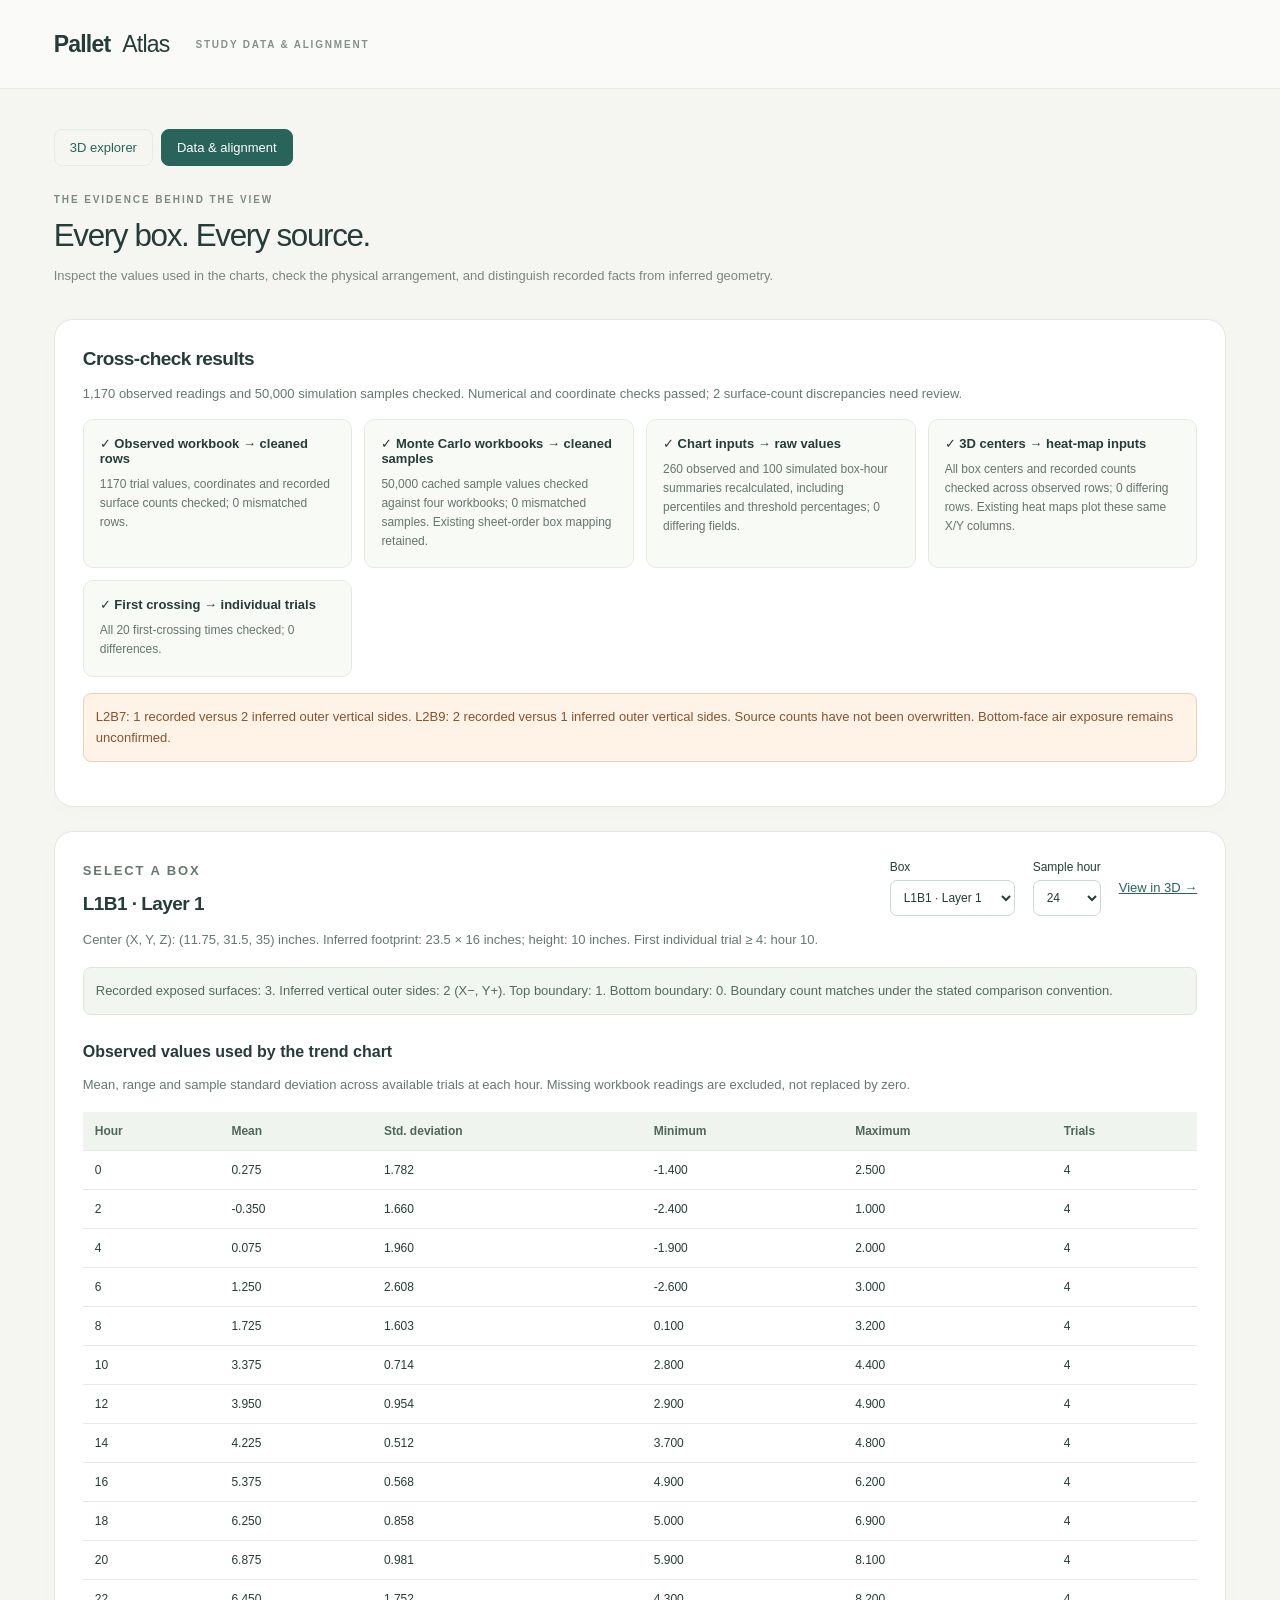
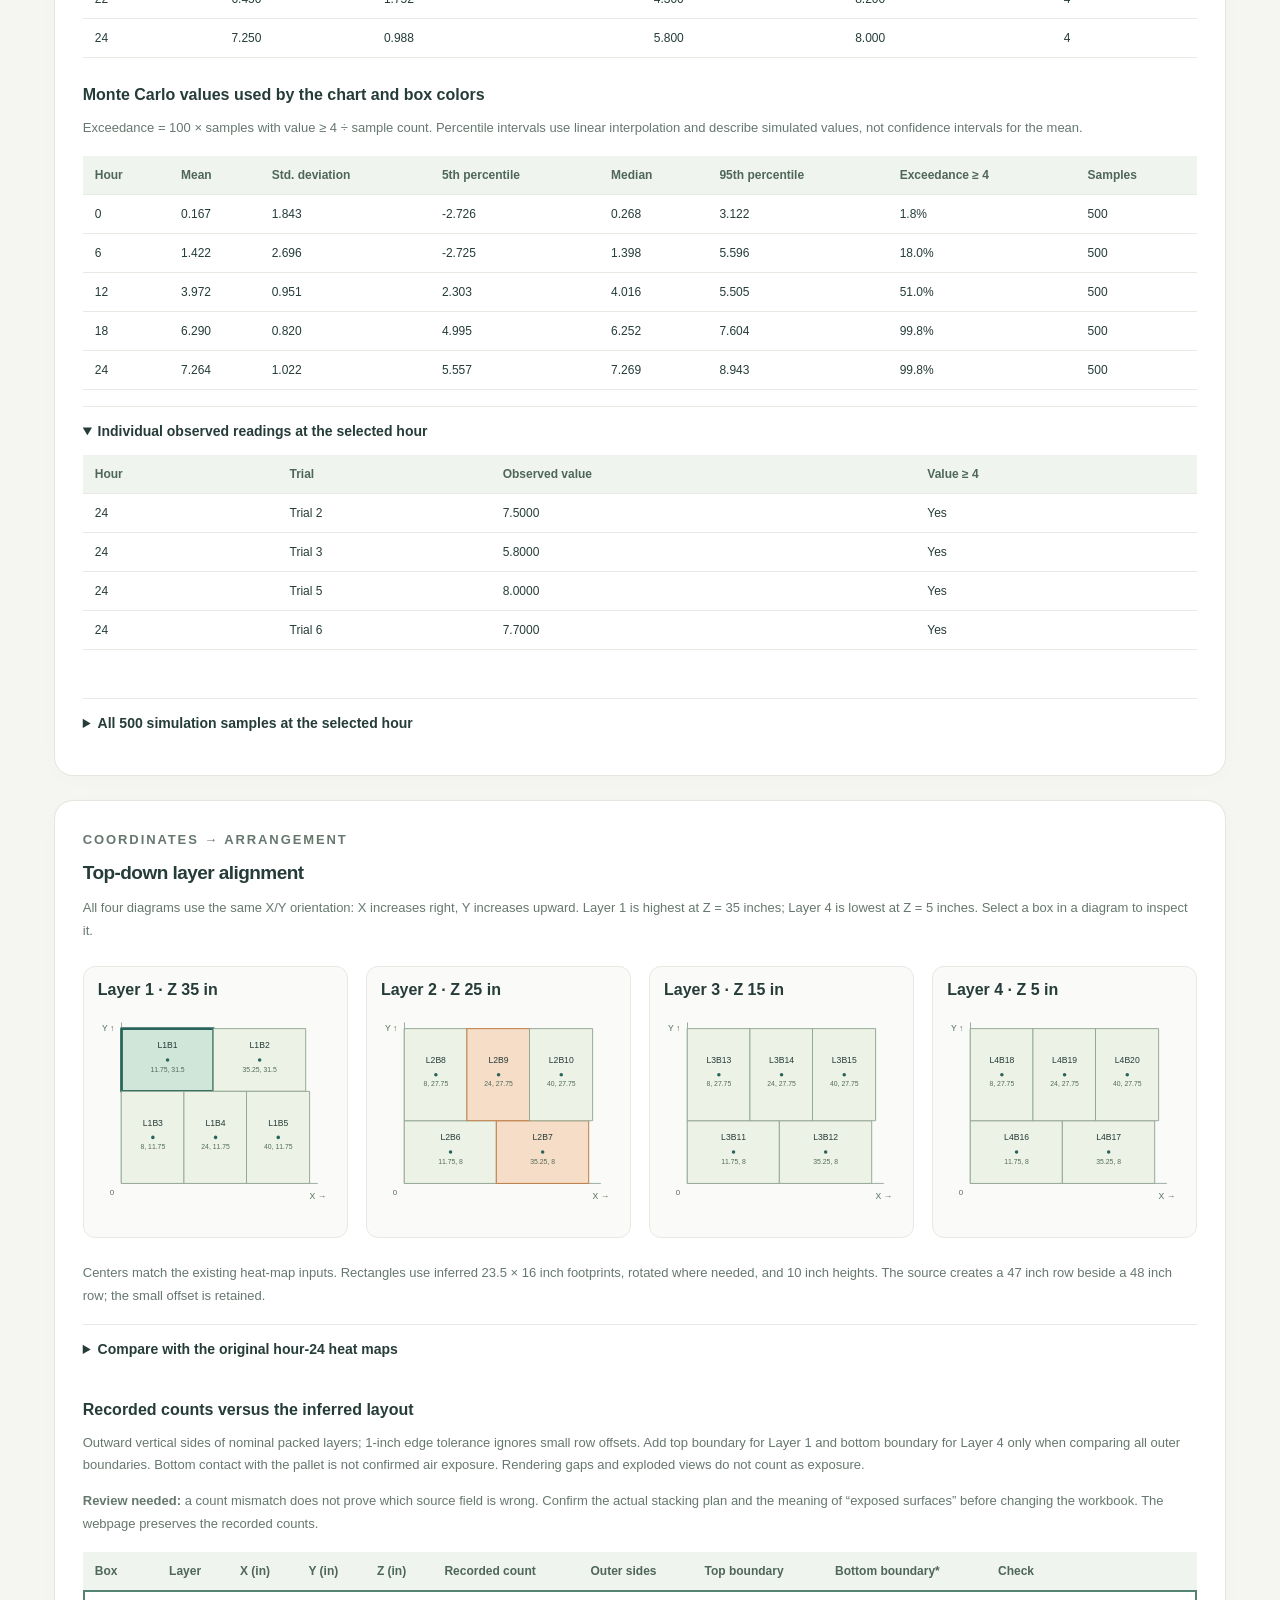
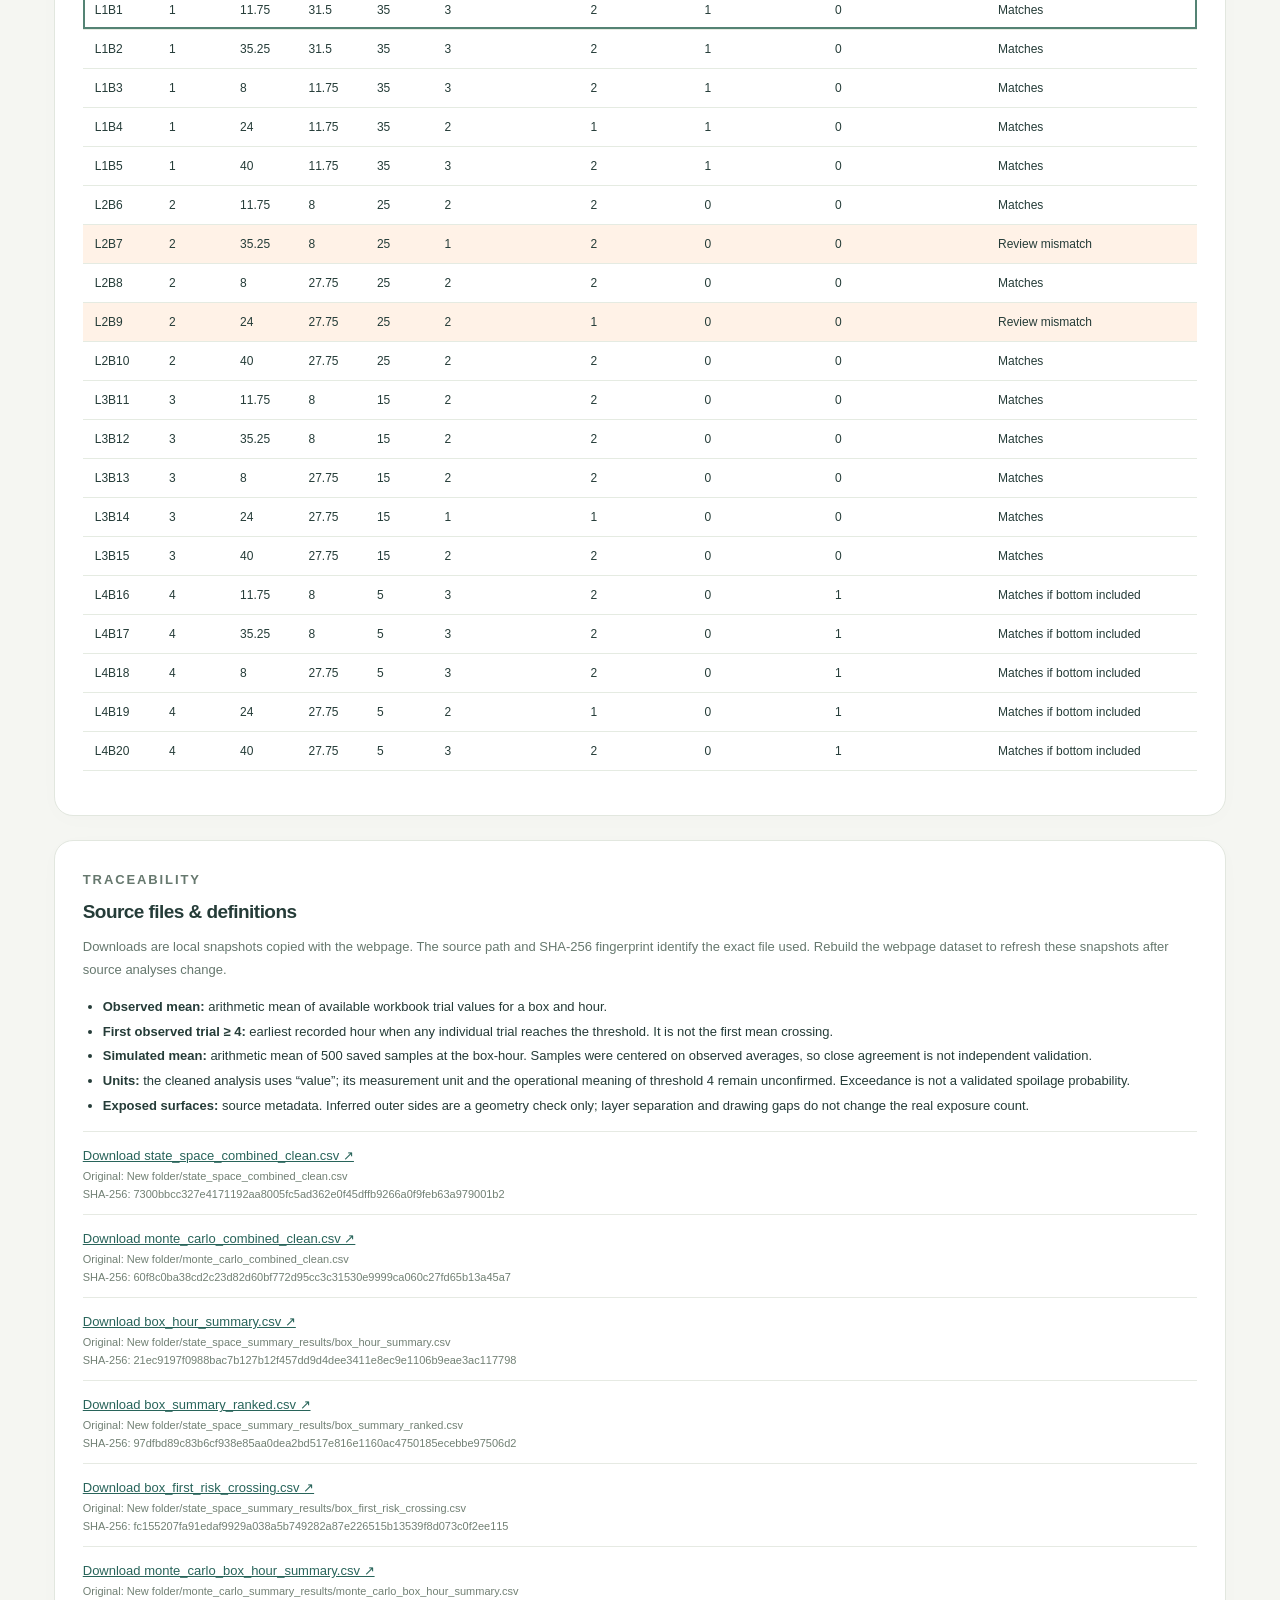
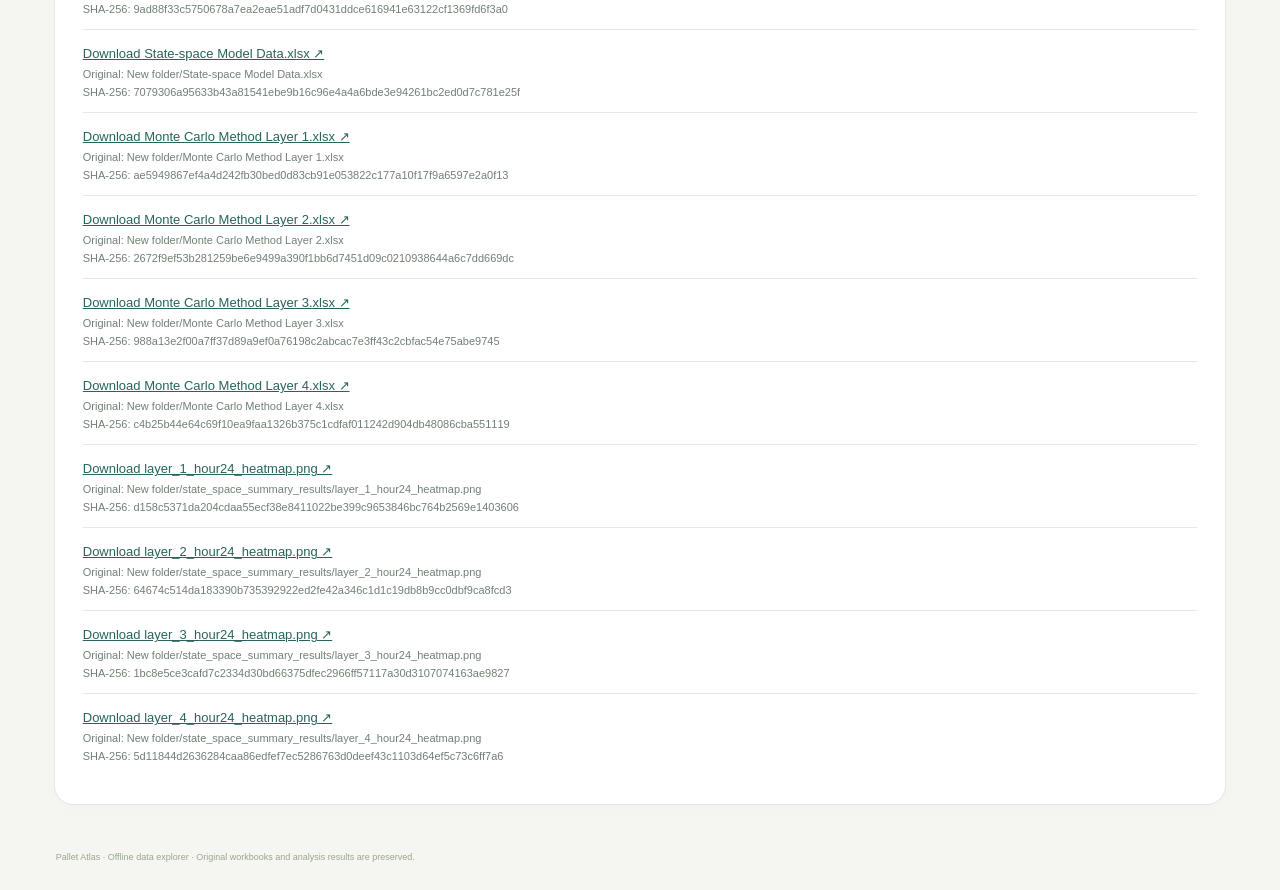
<file: pallet webpage/analysis-data.html>
<!doctype html>
<html lang="en">
<head><meta charset="utf-8"><meta name="viewport" content="width=device-width,initial-scale=1"><title>Pallet Atlas — Data & alignment</title><link rel="stylesheet" href="styles.css"><link rel="stylesheet" href="analysis-data.css"><script src="data.js" defer></script><script src="analysis-data.js" defer></script></head>
<body>
<header class="site-header"><a class="brand" href="index.html">Pallet<span class="brand-light">Atlas</span></a><span class="header-subtitle">STUDY DATA &amp; ALIGNMENT</span></header>
<main>
<nav class="page-nav" aria-label="Pages"><a href="index.html" id="back-link">3D explorer</a><a href="analysis-data.html" aria-current="page">Data &amp; alignment</a></nav>
<section class="page-heading"><div><p class="eyebrow">THE EVIDENCE BEHIND THE VIEW</p><h1>Every box. Every source.</h1><p class="page-description">Inspect the values used in the charts, check the physical arrangement, and distinguish recorded facts from inferred geometry.</p></div></section>
<section class="panel data-section"><h2>Cross-check results</h2><p id="audit-summary"></p><div id="audit-checks" class="audit-grid"></div><div class="alignment-note mismatch" id="mismatch-summary"></div></section>
<section class="panel data-section"><div class="data-heading"><div><p class="eyebrow">SELECT A BOX</p><h2 id="selected-heading">Box data</h2></div><div class="data-controls"><label>Box <select id="box-picker"></select></label><label>Sample hour <select id="hour-picker"><option>0</option><option>6</option><option>12</option><option>18</option><option selected>24</option></select></label><a id="view-box" href="index.html">View in 3D →</a></div></div><p id="box-facts"></p><div id="selected-alignment" class="alignment-note"></div>
<h3>Observed values used by the trend chart</h3><p>Mean, range and sample standard deviation across available trials at each hour. Missing workbook readings are excluded, not replaced by zero.</p><div class="table-scroll" id="observed-table"></div>
<h3>Monte Carlo values used by the chart and box colors</h3><p>Exceedance = 100 × samples with value ≥ 4 ÷ sample count. Percentile intervals use linear interpolation and describe simulated values, not confidence intervals for the mean.</p><div class="table-scroll" id="simulation-table"></div>
<details open><summary>Individual observed readings at the selected hour</summary><div class="table-scroll" id="trial-table"></div></details>
<details><summary>All 500 simulation samples at the selected hour</summary><p>These are saved workbook samples; this page does not generate a new simulation.</p><div class="table-scroll raw-table" id="sample-table"></div></details>
</section>
<section class="panel data-section"><p class="eyebrow">COORDINATES → ARRANGEMENT</p><h2>Top-down layer alignment</h2><p>All four diagrams use the same X/Y orientation: X increases right, Y increases upward. Layer 1 is highest at Z = 35 inches; Layer 4 is lowest at Z = 5 inches. Select a box in a diagram to inspect it.</p><div id="layer-maps" class="layer-maps"></div><p>Centers match the existing heat-map inputs. Rectangles use inferred 23.5 × 16 inch footprints, rotated where needed, and 10 inch heights. The source creates a 47 inch row beside a 48 inch row; the small offset is retained.</p><details><summary>Compare with the original hour-24 heat maps</summary><p>The original plots show center points and observed means, not measured box outlines. Their axes may scale differently; compare coordinate labels.</p><div class="layer-maps" id="original-plots"></div></details>
<h3>Recorded counts versus the inferred layout</h3><p id="geometry-rule"></p><p><strong>Review needed:</strong> a count mismatch does not prove which source field is wrong. Confirm the actual stacking plan and the meaning of “exposed surfaces” before changing the workbook. The webpage preserves the recorded counts.</p><div class="table-scroll" id="alignment-table"></div></section>
<section class="panel data-section"><p class="eyebrow">TRACEABILITY</p><h2>Source files &amp; definitions</h2><p>Downloads are local snapshots copied with the webpage. The source path and SHA-256 fingerprint identify the exact file used. Rebuild the webpage dataset to refresh these snapshots after source analyses change.</p><ul class="definitions"><li><strong>Observed mean:</strong> arithmetic mean of available workbook trial values for a box and hour.</li><li><strong>First observed trial ≥ 4:</strong> earliest recorded hour when any individual trial reaches the threshold. It is not the first mean crossing.</li><li><strong>Simulated mean:</strong> arithmetic mean of 500 saved samples at the box-hour. Samples were centered on observed averages, so close agreement is not independent validation.</li><li><strong>Units:</strong> the cleaned analysis uses “value”; its measurement unit and the operational meaning of threshold 4 remain unconfirmed. Exceedance is not a validated spoilage probability.</li><li><strong>Exposed surfaces:</strong> source metadata. Inferred outer sides are a geometry check only; layer separation and drawing gaps do not change the real exposure count.</li></ul><div id="source-files"></div></section>
<footer><p>Pallet Atlas · Offline data explorer · Original workbooks and analysis results are preserved.</p></footer>
</main></body></html>
</file>
<file: pallet webpage/styles.css>
:root{--bg:#f5f6f2;--paper:#fff;--ink:#253c38;--muted:#7d8982;--teal:#28645a;--line:#e6eae3;--soft:#f1f5ef;--orange:#c07643;--radius:19px;font-family:Inter,ui-sans-serif,-apple-system,BlinkMacSystemFont,"Segoe UI",sans-serif;color:var(--ink);background:var(--bg);font-synthesis:none}
*{box-sizing:border-box}body{margin:0}button,input{font:inherit}button{cursor:pointer}button:focus-visible,a:focus-visible,input:focus-visible,canvas:focus-visible{outline:3px solid #3a8877;outline-offset:4px}button{color:inherit}svg{fill:none;stroke:currentColor;stroke-width:1.5;stroke-linecap:round;stroke-linejoin:round}button svg{width:18px;height:18px}button:disabled{opacity:.5;cursor:default}.site-header{height:89px;background:#fafbf8;border-bottom:1px solid var(--line);display:flex;align-items:center;padding:0 4.2%;gap:26px}.brand{display:flex;align-items:center;gap:12px;color:var(--ink);text-decoration:none;font-size:23px;font-weight:650;letter-spacing:-.8px}.brand-light{font-weight:400}.brand-mark{display:grid;place-items:center;width:36px;height:39px;color:var(--teal)}.brand-mark svg{width:35px;height:35px}.header-divider{height:22px;width:1px;background:#dce3da}.header-subtitle{font-size:10px;font-weight:600;letter-spacing:1.8px;color:#859088}.header-status{margin-left:auto;display:flex;align-items:center;gap:9px;font-size:12px;color:#758078}.status-dot{width:6px;height:6px;background:#56836a;border-radius:50%;box-shadow:0 0 0 4px #e8efe5}.status-separator{color:#c6cec5;margin:0 5px}main{max-width:1600px;margin:auto;padding:40px 4.2% 24px}.page-heading{display:flex;justify-content:space-between;align-items:center;gap:24px;margin-bottom:32px}.eyebrow{font-size:10px;letter-spacing:1.9px;font-weight:650;color:#7e8b7e;margin:0 0 10px;line-height:1.5}.eyebrow span{color:#bac3b6;margin:0 10px}h1{font-size:clamp(25px,2.45vw,38px);font-weight:500;letter-spacing:-1.35px;margin:0 0 12px;line-height:1.18}.page-description{margin:0;color:#7b877e;font-size:13px;line-height:1.6}.study-summary{display:flex;gap:32px;padding-right:8px}.study-summary>div{min-width:42px;display:flex;flex-direction:column;gap:5px}.study-summary strong{font-size:29px;font-weight:450;letter-spacing:-1px;line-height:1.2}.study-summary strong span{font-size:17px;margin-left:3px}.study-summary>div>span{font-size:11px;color:#879184}.workspace{display:grid;grid-template-columns:minmax(0,1.72fr) minmax(340px,1fr);align-items:stretch;gap:23px}.panel{background:var(--paper);border:1px solid #e2e7df;border-radius:var(--radius);box-shadow:0 4px 20px #263d341f,0 1px 2px #263d3403;box-shadow:0 4px 22px #263d3404;overflow:hidden}.visual-panel{display:flex;flex-direction:column}.panel-heading{padding:24px 26px 20px;display:flex;align-items:center;justify-content:space-between;gap:8px}.panel-heading .eyebrow{margin-bottom:6px}h2{font-size:19px;font-weight:550;letter-spacing:-.55px;margin:0}.view-badge{display:flex;align-items:center;gap:7px;font-size:8px;letter-spacing:1.2px;color:#81917e;background:#f2f5ed;padding:8px 10px;border:1px solid #e8ecdf;border-radius:5px;white-space:nowrap}.view-badge span{width:5px;height:5px;background:#6c8760;border-radius:50%}.viewer-toolbar{display:flex;align-items:center;justify-content:space-between;padding:0 26px;gap:10px}.segmented{display:flex;gap:3px;background:#f2f4ef;border:1px solid #eaf0e5;border-radius:8px;padding:4px}.segmented button{border:0;background:transparent;color:#83907e;padding:7px 10px;font-size:11px;border-radius:5px;transition:background .15s,color .15s;min-width:34px}.segmented button.active{background:white;color:var(--teal);box-shadow:0 1px 4px #1f332617;font-weight:600}.text-button{display:flex;align-items:center;gap:5px;background:none;border:0;font-size:11px;color:#869080;padding:8px 0;white-space:nowrap}.text-button:hover{color:var(--teal)}.canvas-wrap{position:relative;min-height:375px;height:465px;flex:1;background:radial-gradient(ellipse at 48% 47%,#eff3eb66 0%,#fff0 60%);overflow:hidden}#pallet-canvas{width:100%;height:100%;display:block;cursor:grab;touch-action:none}#pallet-canvas.dragging{cursor:grabbing}#pallet-canvas.over-box{cursor:pointer}.viewer-corner{position:absolute;left:27px;bottom:46px;display:flex;align-items:center;gap:9px;pointer-events:none;color:#6e7f71;font-size:10px}.viewer-corner>span>span{display:block;color:#9da69a;font-size:8px;margin-top:4px}.orientation-mark{font-size:25px;font-weight:300;color:#8d9a84}.zoom-controls{position:absolute;right:23px;bottom:46px;display:grid;gap:1px;border:1px solid #e4e9e0;border-radius:7px;overflow:hidden;box-shadow:0 2px 5px #00000004}.zoom-controls button{width:31px;height:30px;background:#fff;border:0;font-size:19px;color:#70816d;line-height:1}.zoom-controls button:hover{background:#eff3eb}.zoom-controls button+button{border-top:1px solid #e8ece5}.canvas-hint{position:absolute;left:0;right:0;bottom:12px;display:flex;align-items:center;justify-content:center;gap:8px;font-size:10px;color:#95a18d;pointer-events:none}.canvas-hint svg{width:17px;height:17px}.canvas-hint span{color:#c1c9bc}.hover-tip{position:absolute;pointer-events:none;background:#263f37;color:#fff;padding:8px 11px;border-radius:7px;box-shadow:0 4px 16px #1b302622;font-size:11px;white-space:nowrap;z-index:3}.view-options{margin:0 26px;display:flex;align-items:center;justify-content:space-between;gap:15px;padding:16px 0;border-top:1px solid #edf0e8}.explode-control{display:flex;align-items:center;gap:8px;font-size:10px;white-space:nowrap;color:#6c7d69}.explode-control svg{width:15px;height:15px}.explode-control input{width:85px;height:4px;accent-color:#507c60;cursor:pointer;margin:0 2px}.explode-control output{font-size:9px;min-width:28px;color:#94a08d;font-variant-numeric:tabular-nums}.geometry-note{font-size:8px;color:#a0a994;text-align:right;line-height:1.5}.geometry-note span{font-size:11px;margin-left:3px}.timeline-section{padding:17px 26px 19px;border-top:1px solid var(--line);background:#fcfdfb}.section-label{display:flex;justify-content:space-between;align-items:center;gap:8px;font-size:9px;color:#89957f;letter-spacing:1.05px;font-weight:600}.section-label>span:last-child{font-size:9px;font-weight:450;letter-spacing:.2px}.section-label h3{font-size:12px;letter-spacing:0;color:#4a604b;margin:0;font-weight:600}.time-row{display:flex;align-items:center;gap:17px;margin-top:14px}.play-button{height:32px;width:33px;flex-shrink:0;display:grid;place-items:center;background:#ecf1e7;border:1px solid #e0e7d8;border-radius:50%;color:#58734e}.play-button svg{width:13px;height:13px;fill:currentColor}.play-button[aria-pressed="true"]{background:#386851;color:white;border-color:#386851}.time-stops{display:flex;justify-content:space-between;position:relative;flex:1;gap:5px}.time-stops:before{content:"";position:absolute;top:50%;left:20px;right:20px;height:1px;background:#dce3d5}.time-stops button{z-index:1;position:relative;border:1px solid #e5ebde;border-radius:7px;color:#85947c;background:#fcfdfb;min-width:43px;height:31px;font-size:11px}.time-stops button span{margin-left:2px;font-size:9px}.time-stops button.active{background:#376650;border-color:#376650;color:white;box-shadow:0 2px 7px #35644723}.legend{display:flex;gap:12px;align-items:center;justify-content:space-between;padding:14px 26px;font-size:9px;color:#8a9680;border-top:1px solid var(--line)}.legend>span{line-height:1.6}.legend strong{font-weight:500;color:#637b59;margin-left:6px}.legend-scale{display:flex;align-items:center;gap:7px;font-size:9px}.legend-scale i{display:block;width:100px;height:5px;border-radius:4px;background:linear-gradient(90deg,#a9c5b6,#c4d0ad 25%,#dac495 50%,#d49f7a 75%,#cd816d)}.report-panel{padding:24px 25px 21px;display:flex;flex-direction:column}.report-top{display:flex;justify-content:space-between;align-items:start}.report-index{color:#9ea895;font-size:9px;font-variant-numeric:tabular-nums;letter-spacing:1px}.box-title-row{display:flex;align-items:center;justify-content:space-between;margin:5px 0 19px}.box-title-row h2{font-size:29px;font-weight:500;letter-spacing:-1.2px}.box-title-row p{font-size:10px;color:#85917d;margin:7px 0 0}.box-icon{width:43px;height:47px;color:#87a081;display:grid;place-items:center;background:#f5f7f1;border:1px solid #e9eddf;border-radius:10px}.box-icon svg{width:29px;height:29px}.risk-banner{display:flex;align-items:center;justify-content:space-between;gap:6px;border-radius:6px;background:#fbf1e8;padding:11px 10px;color:#b16e45;font-size:10px;margin-bottom:20px}.risk-banner>div{display:flex;align-items:center;gap:6px}.risk-dot{width:5px;height:5px;background:currentColor;border-radius:50%}.risk-banner strong{font-weight:550}.risk-banner>span{font-size:8px;letter-spacing:.7px;white-space:nowrap}.risk-banner.low{background:#eff5ed;color:#678058}.risk-banner.mid{background:#f8f4e8;color:#a18b4f}.metric-grid{display:grid;grid-template-columns:1fr 1fr;gap:14px;margin-bottom:25px}.metric+.metric{border-left:1px solid #e8ecdf;padding-left:19px}.metric>span{display:block;font-size:10px;color:#87927c;margin-bottom:8px;white-space:nowrap}.metric strong{display:block;font-weight:450;font-size:33px;letter-spacing:-1.5px;line-height:1.15;font-variant-numeric:tabular-nums}.metric strong .unit{font-size:19px;letter-spacing:-.5px;margin-left:1px}.metric small{font-size:9px;color:#99a28e;display:block;margin-top:6px}.trend-section{margin-bottom:24px}.trend-chart{margin-top:10px;width:100%;height:168px}.trend-chart svg{width:100%;height:100%;overflow:visible}.chart-legend{display:flex;gap:10px;flex-wrap:wrap;margin-top:8px;color:#8a967f;font-size:8px}.chart-legend>span{display:flex;gap:4px;align-items:center}.chart-legend i{display:block;width:13px;height:2px}.observed-line{background:#487969}.simulated-line{border-top:2px dashed #b6a270}.chart-legend .band-key{height:6px;background:#e9eee2;border:1px solid #dce5d2;border-radius:1px}.detail-section{border-top:1px solid var(--line);padding-top:18px}.detail-list{margin:13px 0 0}.detail-list>div{display:flex;align-items:baseline;justify-content:space-between;gap:10px;font-size:10px;padding:7px 0}.detail-list dt{color:#8b9680}.detail-list dd{margin:0;color:#526649;font-weight:500;text-align:right;font-variant-numeric:tabular-nums}.insight-note{display:flex;align-items:start;gap:9px;margin-top:auto;padding:13px 12px;background:#f5f7f0;border:1px solid #eaf0df;border-radius:8px;color:#859175;line-height:1.7;font-size:10px}.insight-note>span{font-size:17px;color:#7c9068;line-height:1.4}.insight-note p{margin:0}.box-directory{margin-top:22px;padding:23px 26px 25px}.directory-heading{display:flex;align-items:center;justify-content:space-between;gap:20px;margin-bottom:20px}.directory-heading .eyebrow{margin-bottom:5px}.directory-heading h2{font-size:17px}.directory-heading>p{font-size:11px;color:#929c88;margin:0}.directory-layers{display:grid;grid-template-columns:repeat(4,minmax(0,1fr));gap:24px}.directory-layer+.directory-layer{border-left:1px solid #e8ecdf;padding-left:23px}.directory-layer-label{display:flex;align-items:center;justify-content:space-between;gap:3px;font-size:10px;color:#75886b;margin-bottom:11px}.directory-layer-label strong{font-weight:550}.directory-layer-label>span{font-size:8px;color:#a3ad99}.box-buttons{display:grid;grid-template-columns:repeat(5,1fr);gap:6px}.box-select{min-width:0;display:flex;flex-direction:column;align-items:center;gap:7px;border:1px solid #e6ebdf;background:#fff;padding:9px 0 7px;border-radius:7px;font-size:9px;color:#8b9780;position:relative}.box-select i{width:14px;height:14px;border-radius:3px;border:1px solid #53654222}.box-select[aria-pressed="true"]{border-color:#507758;background:#f2f6ec;color:#4c704f;box-shadow:0 0 0 1px #50775814}.box-select:hover{background:#f6f8f1;border-color:#a1b092}.box-select[aria-pressed="true"]:after{content:"";height:3px;width:11px;border-radius:2px;position:absolute;bottom:-6px;background:#5c7f58}footer{padding:20px 2px 0;display:grid;gap:6px}footer p{margin:0;font-size:9px;color:#9aa58e;line-height:1.8}footer strong{font-weight:500;color:#7d8f6d}.footer-brand{float:right;font-size:8px;letter-spacing:1px;color:#a1ac93;margin-left:20px}.footer-brand span{margin:0 5px}.sr-only{position:absolute;width:1px;height:1px;padding:0;margin:-1px;overflow:hidden;clip:rect(0,0,0,0);white-space:nowrap;border:0}
@media(min-width:1450px){.canvas-wrap{height:500px}.trend-chart{height:186px}.report-panel{padding:27px 30px}.detail-list>div{padding:8px 0}.insight-note{margin-top:20px}}@media(max-width:1100px){main{padding:30px 3%}.site-header{padding:0 3%}.workspace{gap:17px;grid-template-columns:minmax(0,1.35fr) minmax(330px,1fr)}.panel-heading,.viewer-toolbar{padding-left:20px;padding-right:20px}.view-options{margin:0 20px;flex-wrap:wrap;gap:8px}.geometry-note{text-align:left}.directory-layers{gap:15px}.directory-layer+.directory-layer{padding-left:14px}.box-buttons{gap:4px}.canvas-wrap{height:440px}.study-summary{gap:20px}.metric+.metric{padding-left:13px}.report-panel{padding:23px 21px}.legend{padding:13px 20px;gap:8px}.legend strong{display:block;margin:0}.legend-scale i{width:75px}.timeline-section{padding:16px 20px}.canvas-hint{font-size:8px;gap:5px}}@media(max-width:850px){.header-subtitle,.header-divider{display:none}.workspace{grid-template-columns:minmax(0,1fr) minmax(305px,.9fr)}.page-heading{align-items:flex-start}.study-summary{gap:18px}.study-summary strong{font-size:24px}.page-description{max-width:430px;font-size:12px}.report-panel{padding:22px 18px}.view-badge{font-size:7px;padding:7px}.panel-heading{padding:20px 16px}.viewer-toolbar{padding:0 14px;gap:6px}.segmented button{padding:6px 7px;min-width:27px}.text-button{font-size:9px}.text-button svg{width:14px;height:14px}.metric>span{font-size:9px}.directory-layers{grid-template-columns:1fr 1fr;gap:23px}.directory-layer:nth-child(3){border-left:0;padding-left:0}.box-buttons{gap:9px}.directory-heading>p{max-width:220px;text-align:right;line-height:1.6}.canvas-wrap{height:420px;min-height:350px}.viewer-corner{left:18px}.zoom-controls{right:15px}.legend{padding:12px 16px}.legend-scale i{width:62px}}@media(max-width:700px){.site-header{height:72px;padding:0 22px}.brand{font-size:21px}.header-status{font-size:10px}.status-separator,.header-status .status-separator~*{display:none}main{padding:28px 18px 20px}.page-heading{display:block;margin-bottom:24px}h1{font-size:31px;max-width:360px;letter-spacing:-1px}.page-description{max-width:390px}.study-summary{margin-top:22px;gap:34px}.study-summary>div{flex-direction:row;align-items:baseline;gap:7px}.study-summary strong{font-size:22px}.study-summary>div>span{font-size:10px}.workspace{grid-template-columns:1fr;gap:20px}.panel-heading{padding:23px 23px 19px}.viewer-toolbar{padding:0 22px}.segmented button{padding:7px 11px}.text-button{font-size:11px}.canvas-wrap{height:415px;flex:none}.canvas-hint{font-size:9px}.view-options{margin:0 22px;flex-wrap:nowrap}.geometry-note{max-width:125px;text-align:right;font-size:8px}.legend{padding:15px 22px}.legend strong{display:inline;margin-left:5px}.legend-scale i{width:85px}.timeline-section{padding:18px 22px}.report-panel{padding:26px}.report-top{margin-bottom:0}.metric-grid{margin-bottom:26px}.metric>span{font-size:11px}.metric strong{font-size:36px}.metric+.metric{padding-left:26px}.trend-chart{height:200px}.chart-legend{font-size:9px;gap:15px}.detail-list>div{font-size:11px;padding:9px 0}.insight-note{margin-top:21px}.box-directory{padding:24px 22px}.directory-heading{align-items:start}.directory-heading>p{max-width:160px;font-size:10px}.directory-layers{gap:24px 15px}.box-buttons{gap:5px}.directory-layer-label>span{font-size:7px}.footer-brand{float:none;display:block;margin:13px 0 0}.viewer-corner{bottom:49px}.header-status{max-width:130px;white-space:nowrap;overflow:hidden}.header-status .status-separator{display:none}}@media(max-width:400px){.header-status{display:none}h1{font-size:28px}.study-summary{gap:23px}.segmented button{padding:6px 8px;min-width:26px}.viewer-toolbar{padding:0 16px}.canvas-wrap{height:360px}.view-options{flex-wrap:wrap}.geometry-note{max-width:none}.canvas-hint{font-size:8px;gap:4px}.legend{padding:13px 18px}.legend-scale i{width:55px}.legend strong{display:block;margin:0}.directory-layers{grid-template-columns:1fr}.directory-layer+.directory-layer{border-left:0;padding-left:0}.directory-heading>p{max-width:135px}.directory-layer-label>span{font-size:9px}.box-buttons{gap:10px}.report-panel{padding:23px}.metric>span{font-size:10px}}
.page-nav{display:flex;gap:8px;margin-bottom:26px;flex-wrap:wrap}.page-nav a{padding:10px 15px;border-radius:8px;font-size:13px;color:var(--teal);text-decoration:none;border:1px solid var(--line)}.page-nav a[aria-current=page]{background:var(--teal);color:white;border-color:var(--teal)}.alignment-note{background:#f2f6f0;border:1px solid #dce7d8;border-radius:8px;padding:12px;font-size:11px;line-height:1.65;margin-top:14px;color:#526b59}.alignment-note.mismatch{background:#fff2e7;border-color:#ead1b9;color:#87532c}.data-link{display:block;color:var(--teal);font-size:12px;margin-top:14px;text-decoration:underline;text-underline-offset:3px}
@media(prefers-reduced-motion:reduce){*{scroll-behavior:auto!important;transition:none!important}}

.playback-tools{display:flex;align-items:center;gap:16px;flex-wrap:wrap;padding:0 24px 18px;font-size:12px;color:#526b59}.playback-tools label{display:flex;align-items:center;gap:8px}.playback-tools input{width:140px;accent-color:#487969}.playback-tools select,.compare-controls select{padding:8px;border:1px solid #cad7c7;border-radius:7px;background:white;color:#304f43;font:inherit}#play-status{font-size:11px}.comparison{margin-top:22px;padding:26px}.compare-controls{display:flex;align-items:center;gap:18px;flex-wrap:wrap;margin-bottom:20px}.compare-controls label{display:flex;align-items:center;gap:10px;font-size:13px}.compare-cards{display:grid;grid-template-columns:1fr 1fr;gap:20px}.compare-card{border:1px solid #dce5d8;border-top:4px solid #397766;border-radius:10px;padding:18px;background:#f8faf5}.compare-card:nth-child(2){border-top-color:#8565ac;background:#faf8fc}.compare-card h3{margin:0 0 12px;font-size:18px}.compare-card dl{margin:0}.compare-card dl div{display:flex;justify-content:space-between;gap:12px;padding:7px 0;font-size:12px}.compare-card dd{margin:0;font-weight:600;text-align:right}.compare-card dt{color:#667363}.compare-chart-heading{display:flex;align-items:center;justify-content:space-between;gap:12px;flex-wrap:wrap;margin-top:24px}.compare-chart-heading h3{font-size:15px}.compare-chart-heading span{font-size:12px}.key-a,.key-b{display:inline-block;width:16px;border-top:3px solid #397766;margin:0 5px}.key-b{border-top:3px dashed #8565ac}#compare-chart svg{display:block;width:100%;height:auto;max-height:300px}#compare-difference{font-size:14px;color:#355b48}.compare-footnote{font-size:11px;color:#74816d;line-height:1.7}@media(max-width:600px){.compare-cards{grid-template-columns:1fr}.comparison{padding:20px}.compare-controls{gap:12px}.compare-card dl div{font-size:11px}}
</file>
<file: pallet webpage/analysis-data.css>
.data-section{padding:28px;margin-bottom:24px}.data-section p{font-size:13px;line-height:1.75;color:#66786e}.data-section h3{font-size:16px;margin:28px 0 10px}.data-heading{display:flex;align-items:center;justify-content:space-between;gap:20px}.data-controls{display:flex;gap:18px;align-items:center;flex-wrap:wrap}.data-controls label{font-size:12px;display:grid;gap:6px}.data-controls select{padding:9px;border:1px solid #ccd9cf;border-radius:7px;background:#fff;color:var(--ink);font:inherit}.data-controls a{font-size:13px;color:var(--teal)}.audit-grid{display:grid;grid-template-columns:repeat(auto-fit,minmax(220px,1fr));gap:12px}.audit-card{padding:16px;border:1px solid var(--line);border-radius:10px;background:#f8faf6}.audit-card strong{display:block;font-size:13px}.audit-card span{font-size:12px;color:#647669;line-height:1.6;display:block;margin-top:9px}.table-scroll{overflow:auto;max-width:100%;margin:16px 0}table{border-collapse:collapse;width:100%;font-size:12px;white-space:nowrap;text-align:left}th{background:#f0f4ee;color:#4e675a;font-weight:600}th,td{padding:12px;border-bottom:1px solid #e5ebe2}tr.flagged{background:#fff2e7}tr.selected-row{outline:2px solid #548374;outline-offset:-2px}table a{color:var(--teal)}details{border-top:1px solid var(--line);padding:16px 0;margin-top:16px}summary{cursor:pointer;font-size:14px;font-weight:550}.raw-table{max-height:360px}.raw-table th{position:sticky;top:0}.layer-maps{display:grid;grid-template-columns:repeat(4,minmax(0,1fr));gap:18px;margin:24px 0}.layer-map{border:1px solid var(--line);border-radius:12px;padding:14px;background:#fafbf8}.layer-map h3{margin:0 0 12px}.layer-map svg{width:100%;height:auto}.layer-map svg text{stroke:none;font-family:inherit}.layer-map [role=button]{cursor:pointer}.layer-map [role=button]:focus{outline:none}.layer-map [role=button]:focus rect{stroke:#123f36;stroke-width:1}.layer-maps img{width:100%;border-radius:10px}.definitions{font-size:13px;line-height:1.9;padding-left:20px}.source-file{padding:14px 0;border-top:1px solid var(--line)}.source-file a{font-size:13px;color:var(--teal)}.source-file small{display:block;color:#718074;font-size:11px;margin-top:6px;overflow-wrap:anywhere}.data-section .alignment-note{margin:16px 0;font-size:13px}@media(max-width:1000px){.layer-maps{grid-template-columns:1fr 1fr}.data-heading{align-items:start;flex-direction:column}}@media(max-width:600px){.data-section{padding:20px}.layer-maps{grid-template-columns:1fr}.data-controls{gap:12px}.data-controls a{font-size:12px}}
</file>
